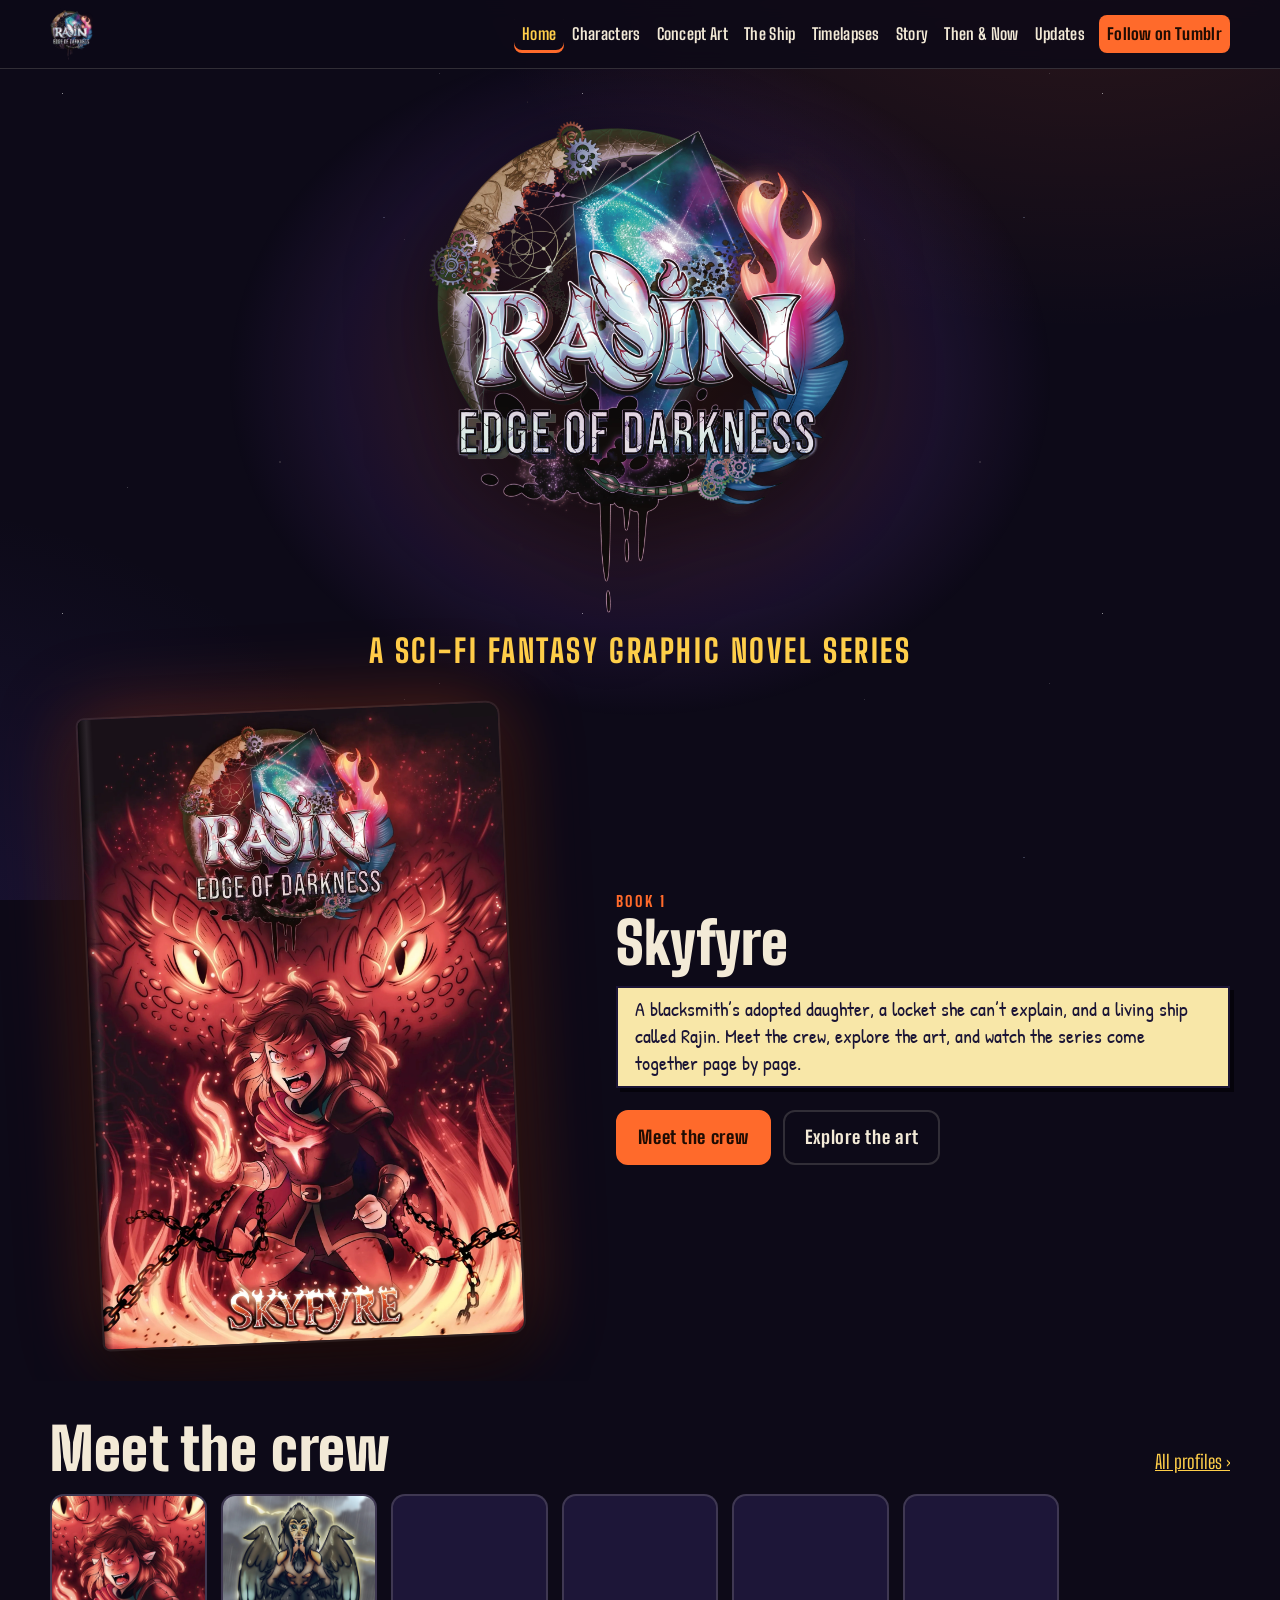
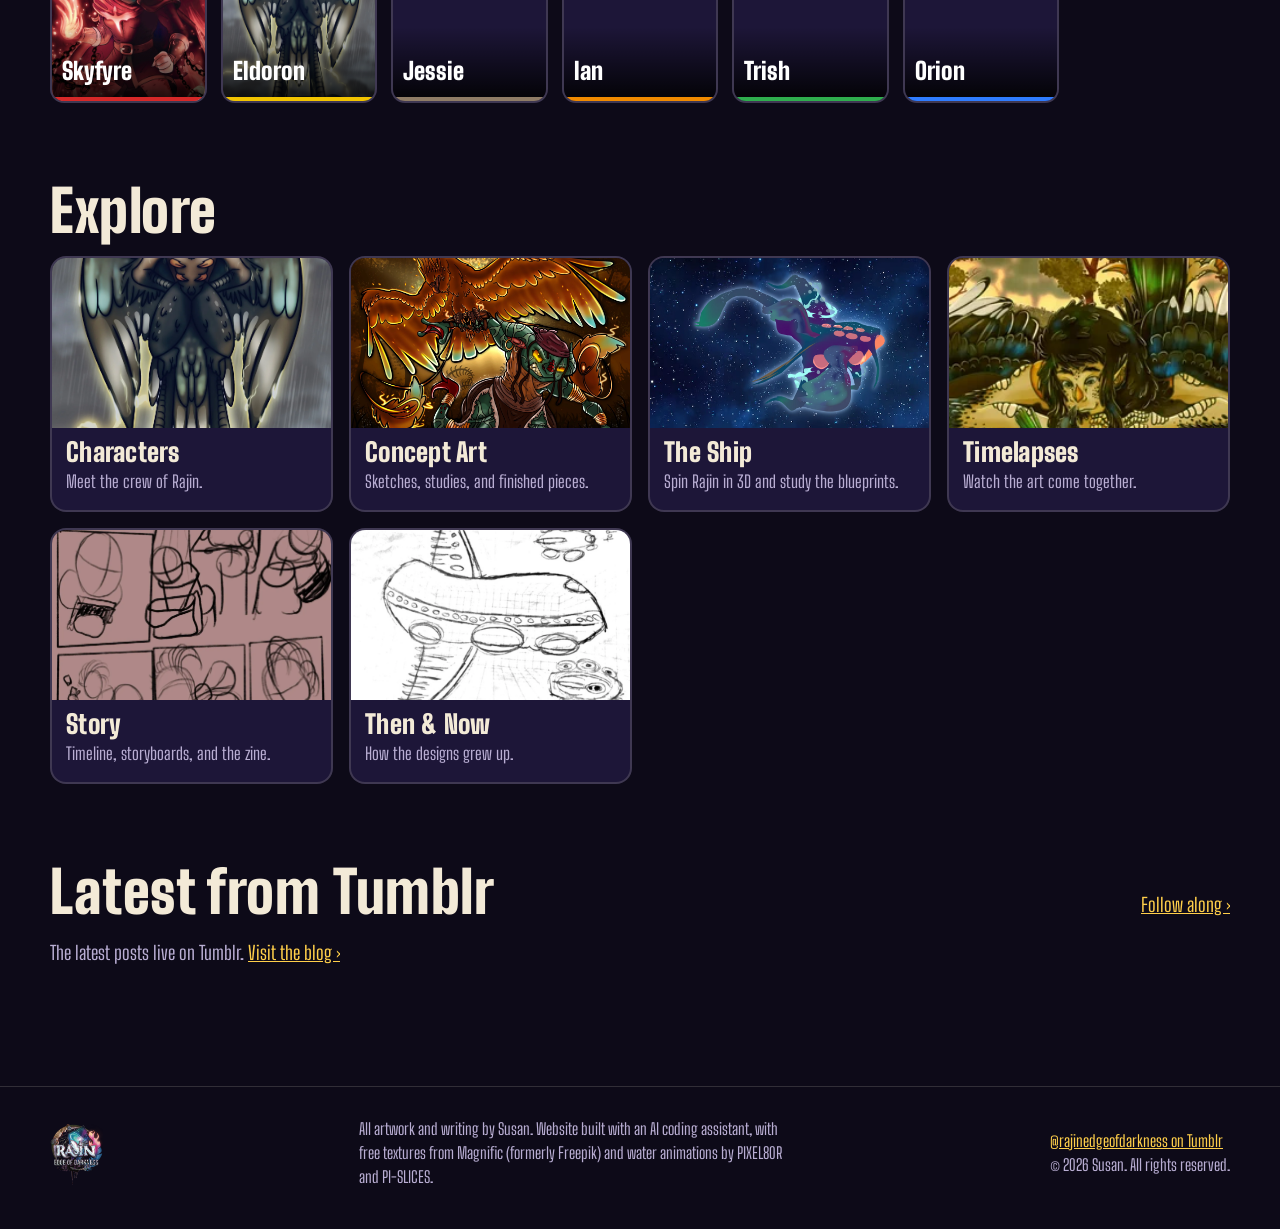
<file: index.html>
<!DOCTYPE html>
<html lang="en">
<head>
<meta charset="utf-8">
<meta name="viewport" content="width=device-width, initial-scale=1, viewport-fit=cover">
<title>Rajin: Edge of Darkness</title>
<meta name="description" content="Rajin: Edge of Darkness is a sci-fi fantasy graphic novel series by Susan. Meet the crew, explore the concept art, and follow the series as it comes together.">
<meta name="theme-color" content="#0d0a18">
<meta property="og:type" content="website">
<meta property="og:site_name" content="Rajin: Edge of Darkness">
<meta property="og:title" content="Rajin: Edge of Darkness">
<meta property="og:description" content="Rajin: Edge of Darkness is a sci-fi fantasy graphic novel series by Susan. Meet the crew, explore the concept art, and follow the series as it comes together.">
<meta property="og:image" content="assets/og-image.jpg">
<meta name="twitter:card" content="summary_large_image">
<link rel="icon" type="image/png" href="assets/favicon.png">
<link rel="apple-touch-icon" href="assets/apple-touch-icon.png">
<link rel="preconnect" href="https://fonts.googleapis.com">
<link rel="preconnect" href="https://fonts.gstatic.com" crossorigin>
<link rel="stylesheet" href="https://fonts.googleapis.com/css2?family=Big+Shoulders+Display:wght@600;800;900&family=Big+Shoulders+Text:wght@400;600;700;800&family=Patrick+Hand&display=swap">
<link rel="stylesheet" href="style.css">
</head>
<body data-page="home">
<a class="skip" href="#main">Skip to the content</a>
<header class="site-head">
  <div class="wrap head-in">
    <a class="brand" href="index.html" aria-label="Rajin: Edge of Darkness, home">
      <img src="assets/logo-small.webp" alt="" width="414" height="500">
      <span>Rajin</span>
    </a>
    <button class="menu-btn" type="button" aria-expanded="false" aria-controls="site-nav">Menu</button>
    <nav class="nav" id="site-nav" aria-label="Main">
      <a href="index.html" aria-current="page">Home</a>
      <a href="characters.html">Characters</a>
      <a href="art.html">Concept Art</a>
      <a href="ship.html">The Ship</a>
      <a href="timelapses.html">Timelapses</a>
      <a href="story.html">Story</a>
      <a href="then-and-now.html">Then &amp; Now</a>
      <a href="updates.html">Updates</a>
      <a class="tumblr-btn" data-tumblr href="https://rajinedgeofdarkness.tumblr.com" target="_blank" rel="noopener">Follow on Tumblr</a>
    </nav>
  </div>
</header>
<main id="main">
  <section class="hero">
    <div class="wrap">
      <h1><img class="hero-logo" src="assets/logo.webp" alt="Rajin: Edge of Darkness" width="1489" height="1800" fetchpriority="high"></h1>
      <p class="tag">A sci-fi fantasy graphic novel series</p>
      <div class="book">
        <a class="book-cover" href="characters.html#skyfyre" aria-label="Book 1 cover, meet Skyfyre"><img src="assets/cover.webp" alt="Book 1 cover art: Skyfyre in flames, with a dragon behind her" width="1466" height="2200"></a>
        <div class="book-copy">
          <span class="kicker">Book 1</span>
          <h2>Skyfyre</h2>
          <p class="caption">A blacksmith&rsquo;s adopted daughter, a locket she can&rsquo;t explain, and a living ship called Rajin. Meet the crew, explore the art, and watch the series come together page by page.</p>
          <div class="btns">
            <a class="btn" href="characters.html">Meet the crew</a>
            <a class="btn ghost" href="art.html">Explore the art</a>
          </div>
        </div>
      </div>
    </div>
  </section>
  <section class="section">
    <div class="wrap">
      <div class="section-head"><h2>Meet the crew</h2><a href="characters.html">All profiles &rsaquo;</a></div>
      <div class="crew" id="crew"></div>
    </div>
  </section>
  <section class="section">
    <div class="wrap">
      <div class="section-head"><h2>Explore</h2></div>
      <div class="explore">
      <a class="card" href="characters.html"><img src="assets/character-eldoron.webp" alt="" loading="lazy"><div><h3>Characters</h3><p>Meet the crew of Rajin.</p></div></a>
      <a class="card" href="art.html"><img src="assets/art-01.webp" alt="" loading="lazy"><div><h3>Concept Art</h3><p>Sketches, studies, and finished pieces.</p></div></a>
      <a class="card" href="ship.html"><img src="assets/ship-view-side.webp" alt="" loading="lazy"><div><h3>The Ship</h3><p>Spin Rajin in 3D and study the blueprints.</p></div></a>
      <a class="card" href="timelapses.html"><img src="assets/timelapse-eldoron-nest-thumb.webp" alt="" loading="lazy"><div><h3>Timelapses</h3><p>Watch the art come together.</p></div></a>
      <a class="card" href="story.html"><img src="assets/storyboard-01.webp" alt="" loading="lazy"><div><h3>Story</h3><p>Timeline, storyboards, and the zine.</p></div></a>
      <a class="card" href="then-and-now.html"><img src="assets/evolution-ship-1.webp" alt="" loading="lazy"><div><h3>Then &amp; Now</h3><p>How the designs grew up.</p></div></a>
      </div>
    </div>
  </section>
  <section class="section">
    <div class="wrap">
      <div class="section-head"><h2>Latest from Tumblr</h2><a data-tumblr href="https://rajinedgeofdarkness.tumblr.com" target="_blank" rel="noopener">Follow along &rsaquo;</a></div>
      <div id="feed"></div>
    </div>
  </section>
</main>
<footer class="site-foot">
  <div class="wrap foot-in">
    <img src="assets/logo-small.webp" alt="" width="414" height="500" loading="lazy">
    <p data-credit style="max-width:62ch;margin:0">All artwork and writing by Susan. Website built with an AI coding assistant, with free textures from Magnific (formerly Freepik) and water animations by PIXEL80R and PI-SLICES.</p>
    <p style="margin:0"><a data-tumblr href="https://rajinedgeofdarkness.tumblr.com" target="_blank" rel="noopener">@rajinedgeofdarkness on Tumblr</a><br>&copy; 2026 Susan. All rights reserved.</p>
  </div>
</footer>
<script src="content.js"></script>
<script src="site.js"></script>
</body>
</html>
</file>
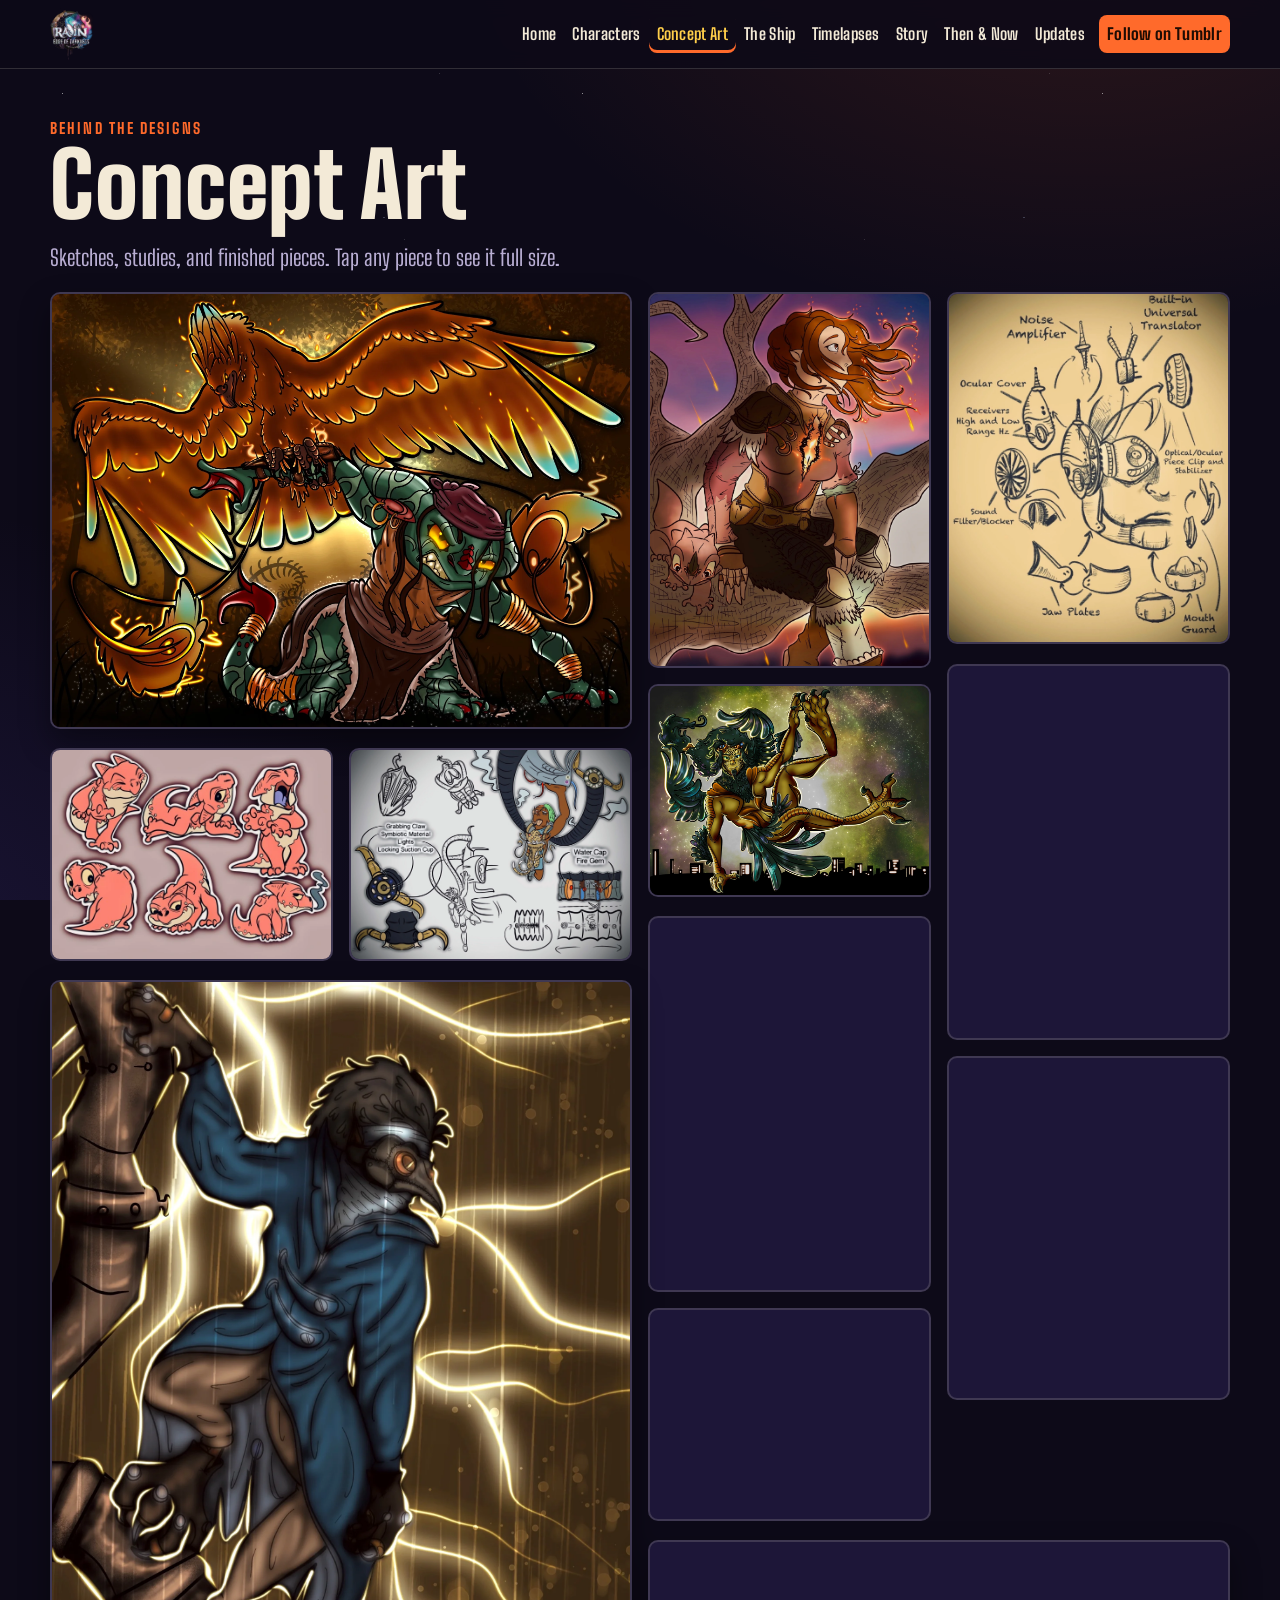
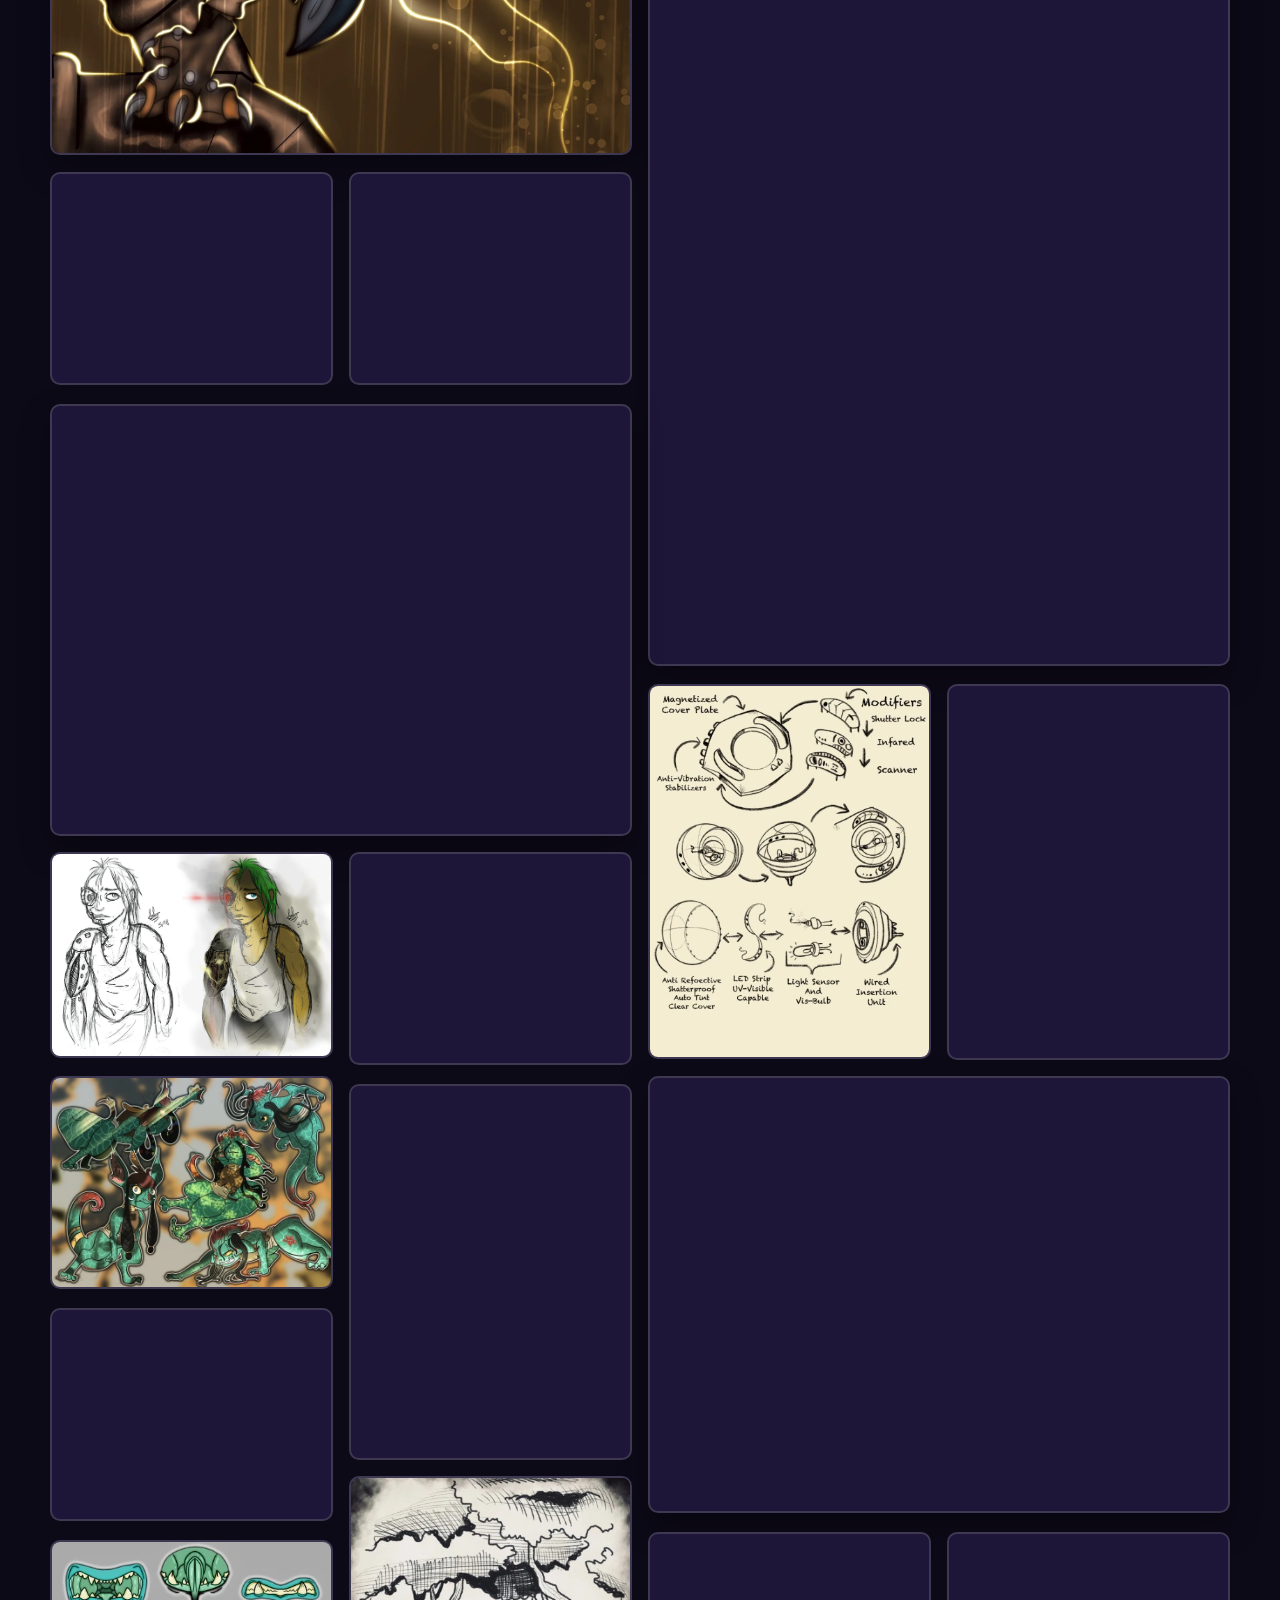
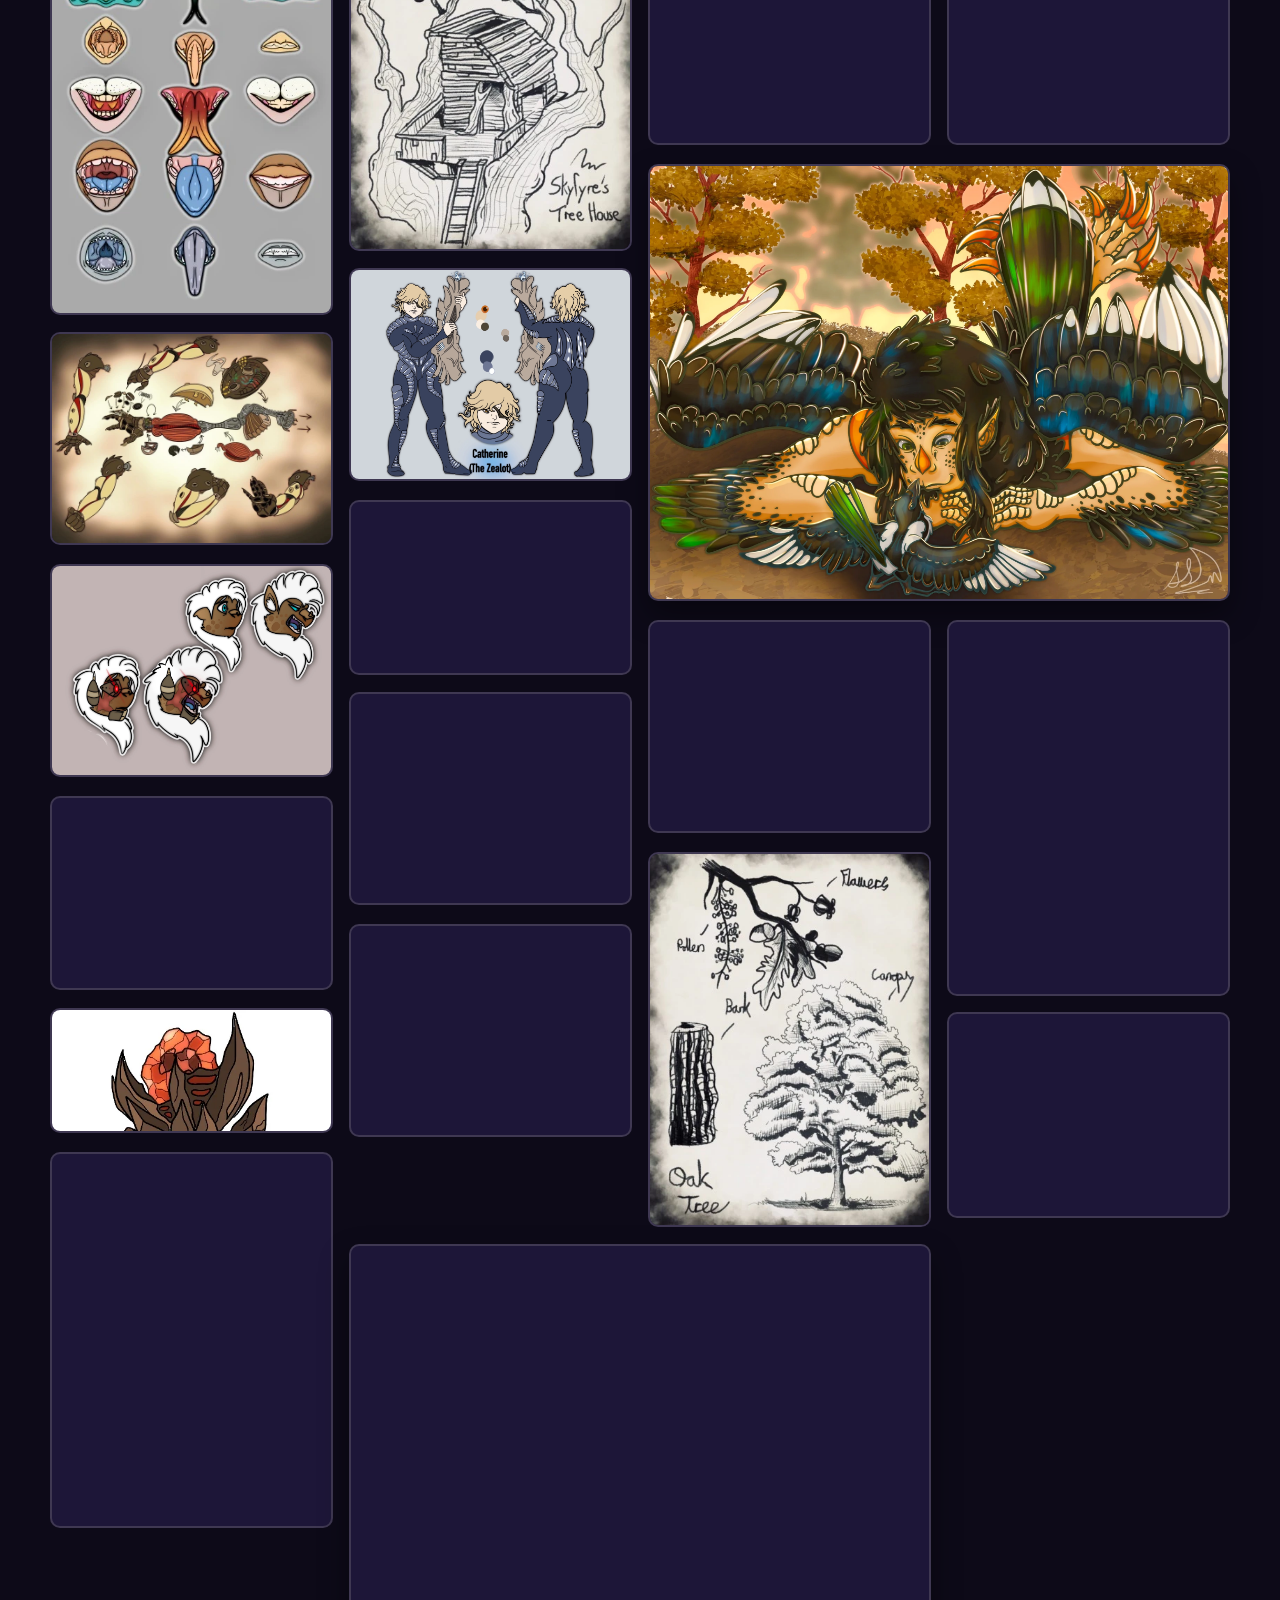
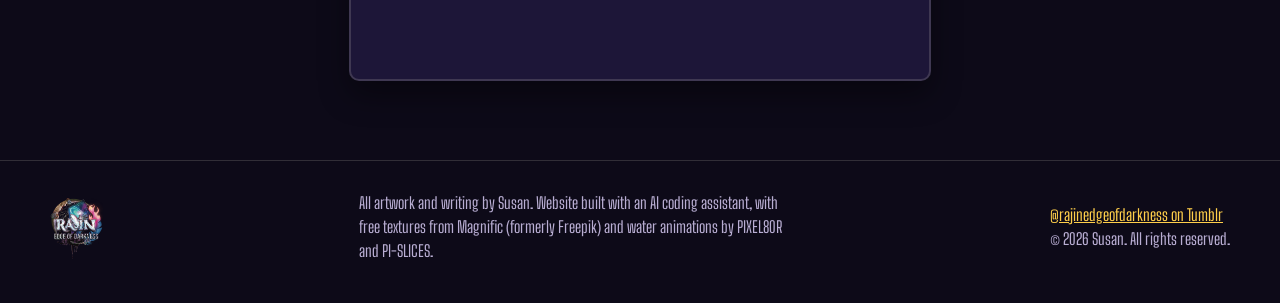
<file: art.html>
<!DOCTYPE html>
<html lang="en">
<head>
<meta charset="utf-8">
<meta name="viewport" content="width=device-width, initial-scale=1, viewport-fit=cover">
<title>Concept Art | Rajin: Edge of Darkness</title>
<meta name="description" content="Concept art from Rajin: Edge of Darkness, from character designs and gadget studies to finished illustrations.">
<meta name="theme-color" content="#0d0a18">
<meta property="og:type" content="website">
<meta property="og:site_name" content="Rajin: Edge of Darkness">
<meta property="og:title" content="Concept Art | Rajin: Edge of Darkness">
<meta property="og:description" content="Concept art from Rajin: Edge of Darkness, from character designs and gadget studies to finished illustrations.">
<meta property="og:image" content="assets/og-image.jpg">
<meta name="twitter:card" content="summary_large_image">
<link rel="icon" type="image/png" href="assets/favicon.png">
<link rel="apple-touch-icon" href="assets/apple-touch-icon.png">
<link rel="preconnect" href="https://fonts.googleapis.com">
<link rel="preconnect" href="https://fonts.gstatic.com" crossorigin>
<link rel="stylesheet" href="https://fonts.googleapis.com/css2?family=Big+Shoulders+Display:wght@600;800;900&family=Big+Shoulders+Text:wght@400;600;700;800&family=Patrick+Hand&display=swap">
<link rel="stylesheet" href="style.css">
</head>
<body data-page="art">
<a class="skip" href="#main">Skip to the content</a>
<header class="site-head">
  <div class="wrap head-in">
    <a class="brand" href="index.html" aria-label="Rajin: Edge of Darkness, home">
      <img src="assets/logo-small.webp" alt="" width="414" height="500">
      <span>Rajin</span>
    </a>
    <button class="menu-btn" type="button" aria-expanded="false" aria-controls="site-nav">Menu</button>
    <nav class="nav" id="site-nav" aria-label="Main">
      <a href="index.html">Home</a>
      <a href="characters.html">Characters</a>
      <a href="art.html" aria-current="page">Concept Art</a>
      <a href="ship.html">The Ship</a>
      <a href="timelapses.html">Timelapses</a>
      <a href="story.html">Story</a>
      <a href="then-and-now.html">Then &amp; Now</a>
      <a href="updates.html">Updates</a>
      <a class="tumblr-btn" data-tumblr href="https://rajinedgeofdarkness.tumblr.com" target="_blank" rel="noopener">Follow on Tumblr</a>
    </nav>
  </div>
</header>
<main id="main">
  <div class="wrap page-head">
    <span class="kicker">Behind the designs</span>
    <h1>Concept Art</h1>
    <p class="lede">Sketches, studies, and finished pieces. Tap any piece to see it full size.</p>
  </div>
  <div class="wrap"><div class="art-grid" id="art-grid"></div></div>
</main>
<footer class="site-foot">
  <div class="wrap foot-in">
    <img src="assets/logo-small.webp" alt="" width="414" height="500" loading="lazy">
    <p data-credit style="max-width:62ch;margin:0">All artwork and writing by Susan. Website built with an AI coding assistant, with free textures from Magnific (formerly Freepik) and water animations by PIXEL80R and PI-SLICES.</p>
    <p style="margin:0"><a data-tumblr href="https://rajinedgeofdarkness.tumblr.com" target="_blank" rel="noopener">@rajinedgeofdarkness on Tumblr</a><br>&copy; 2026 Susan. All rights reserved.</p>
  </div>
</footer>
<script src="content.js"></script>
<script src="site.js"></script>
</body>
</html>
</file>
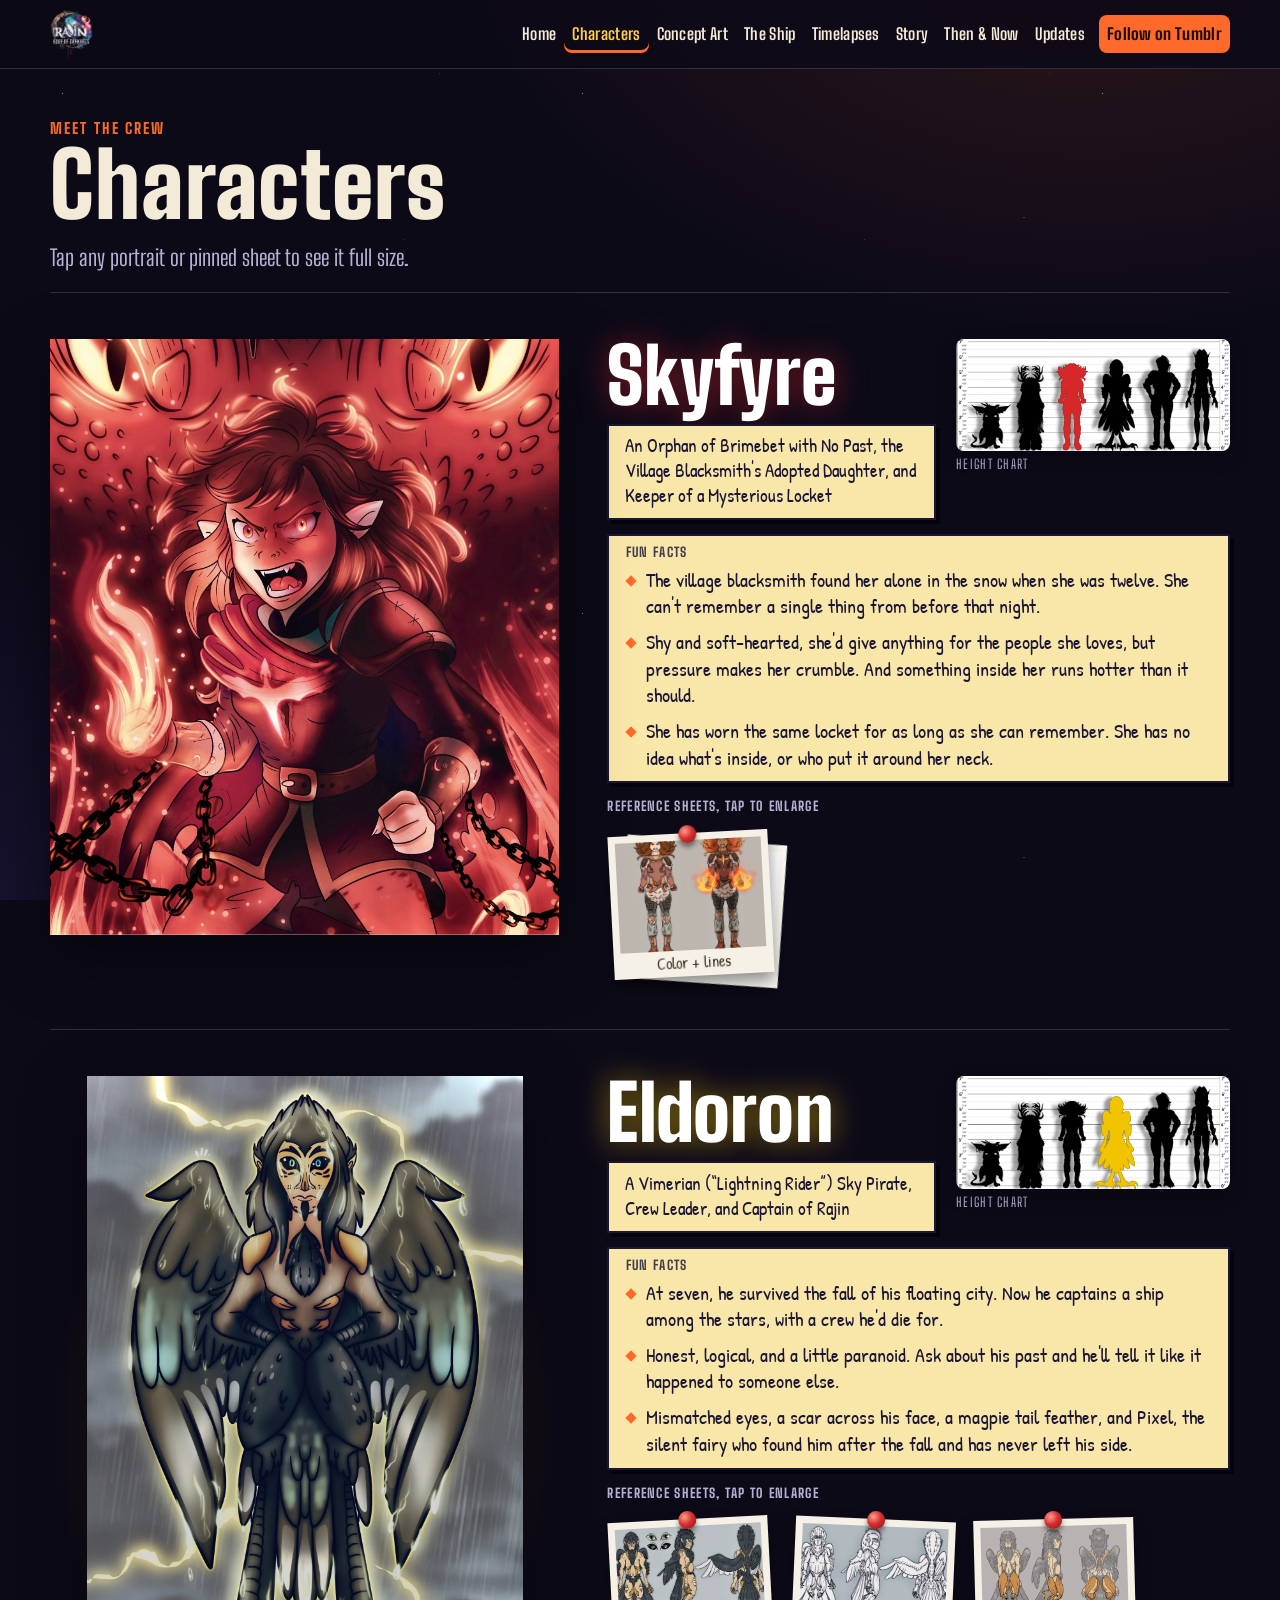
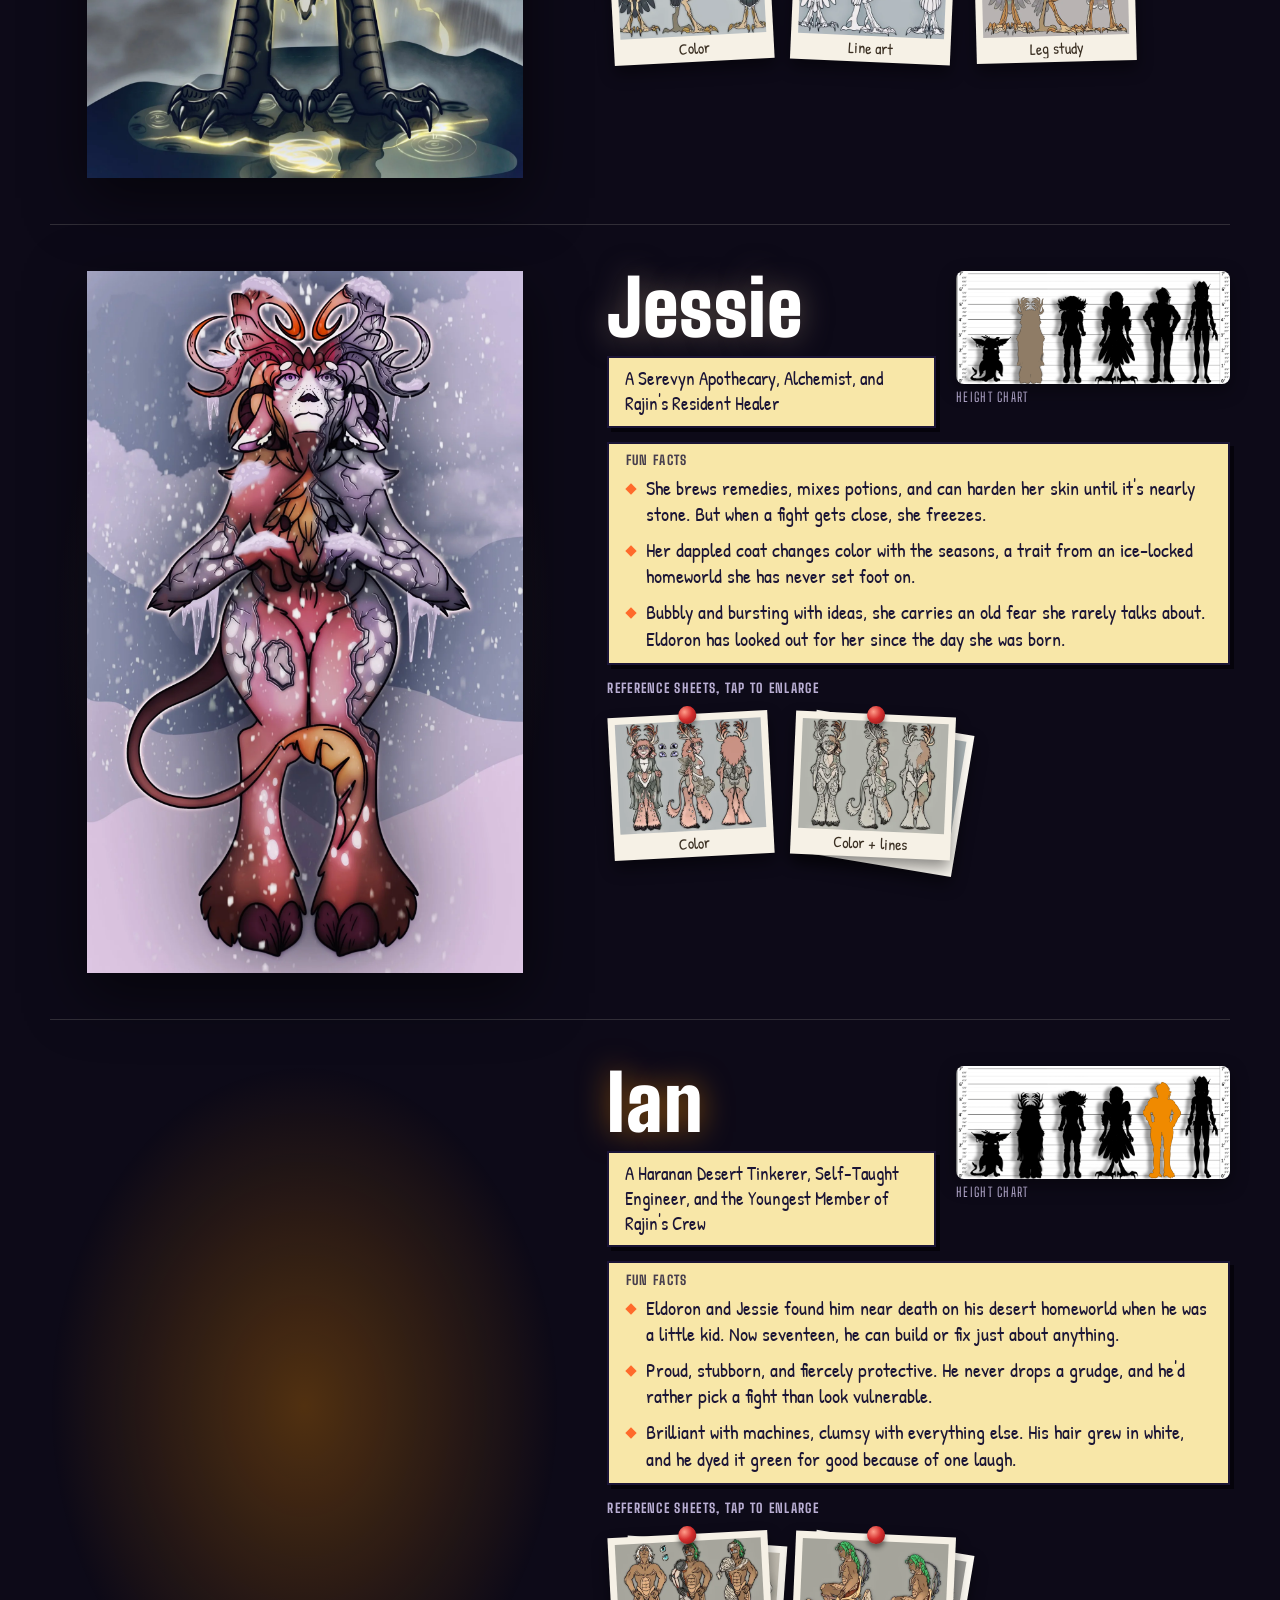
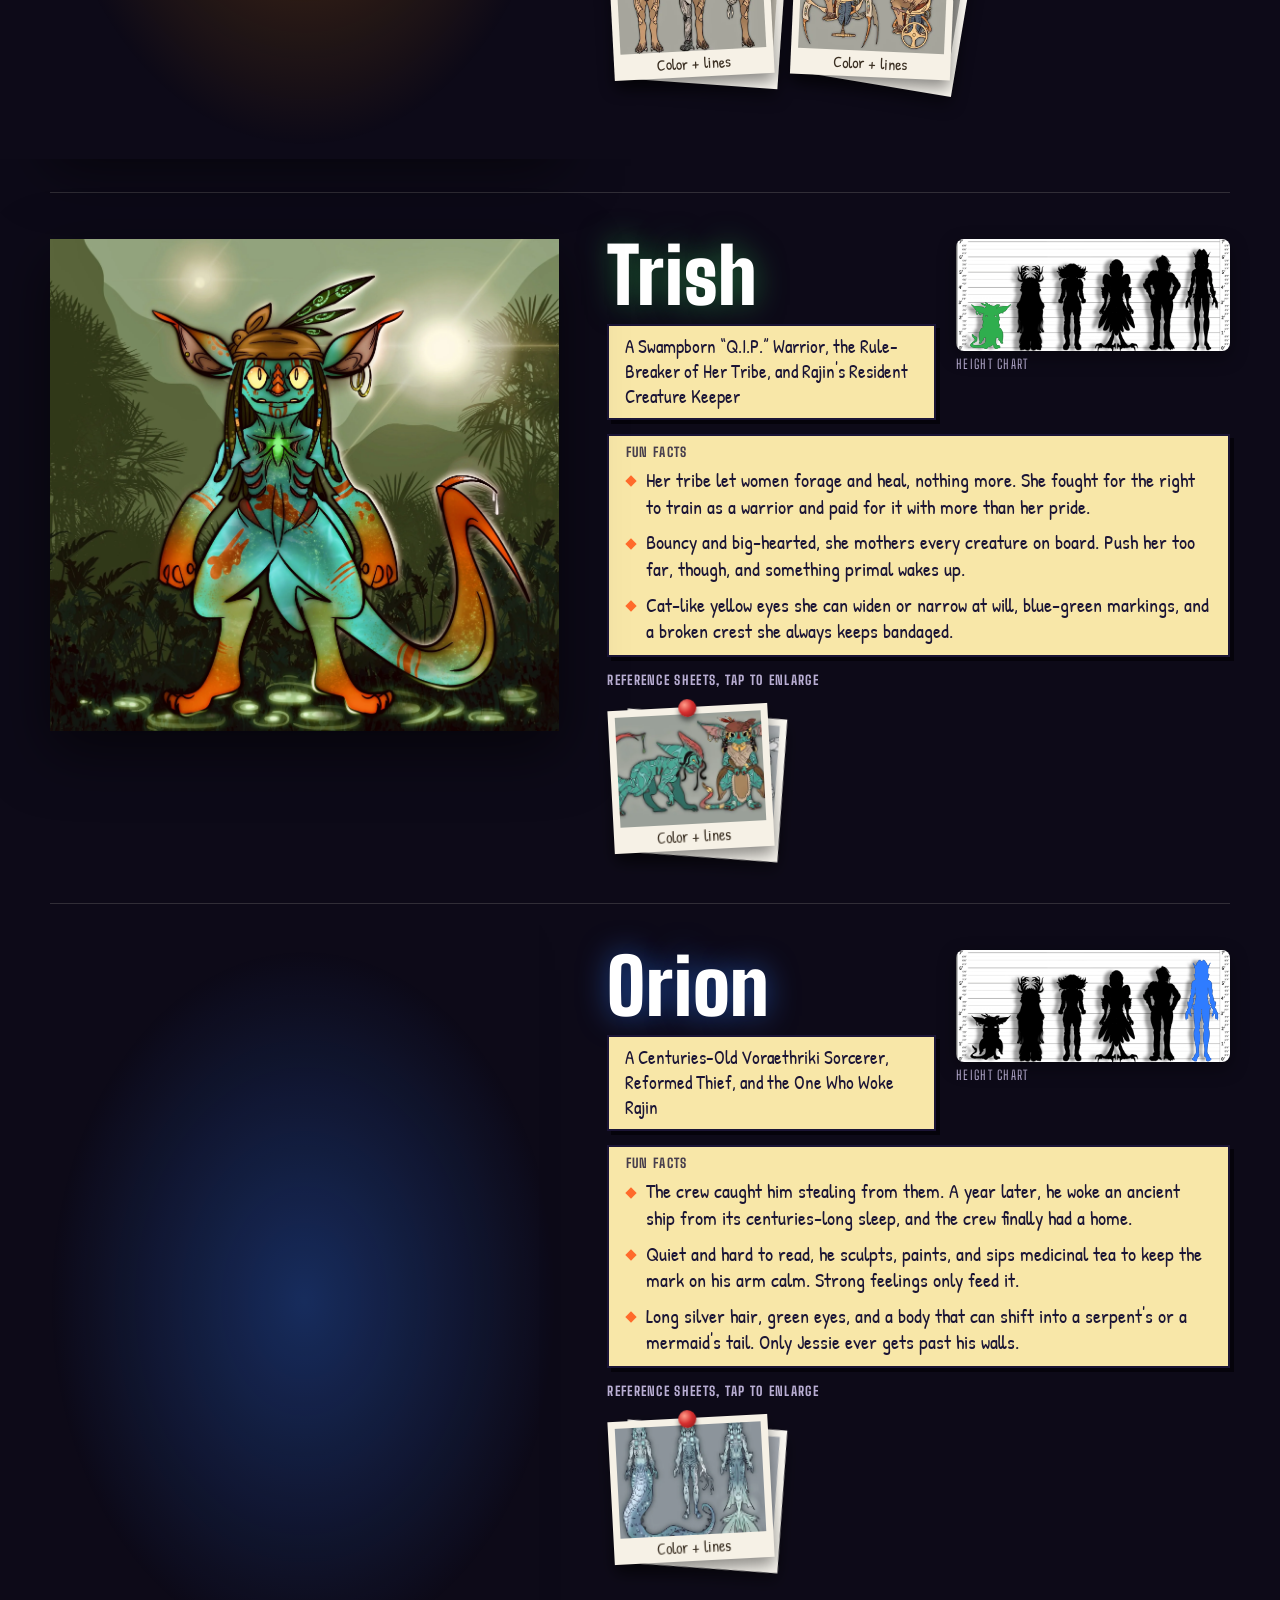
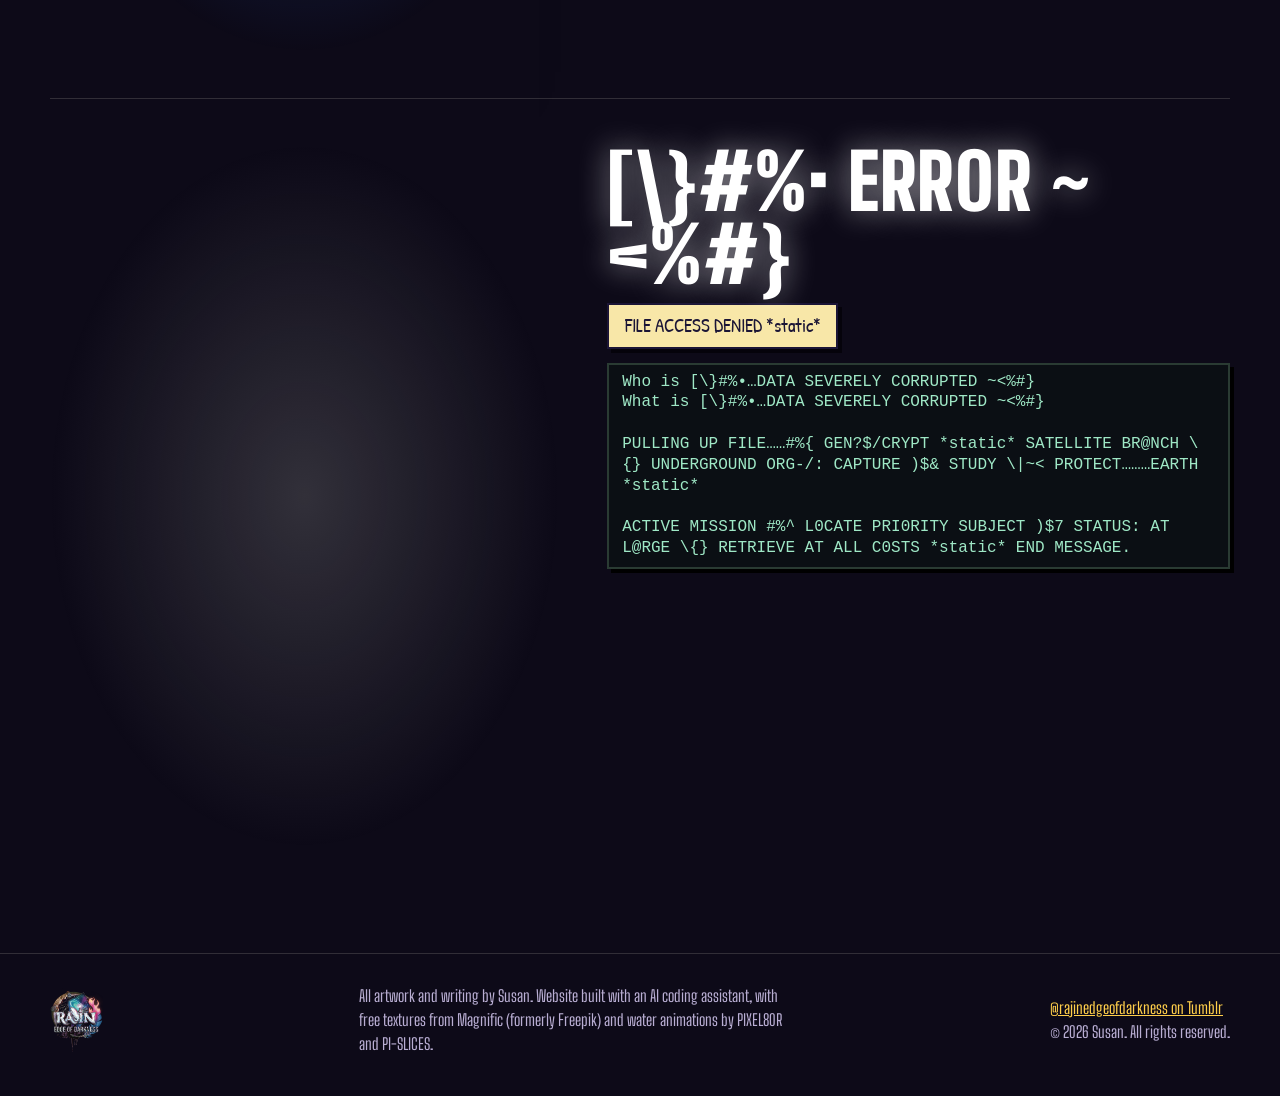
<file: characters.html>
<!DOCTYPE html>
<html lang="en">
<head>
<meta charset="utf-8">
<meta name="viewport" content="width=device-width, initial-scale=1, viewport-fit=cover">
<title>Characters | Rajin: Edge of Darkness</title>
<meta name="description" content="Meet the crew of Rajin: Skyfyre, Eldoron, Ian, Trish, Jessie, and Orion. Profiles, fun facts, a height chart, and reference sheets.">
<meta name="theme-color" content="#0d0a18">
<meta property="og:type" content="website">
<meta property="og:site_name" content="Rajin: Edge of Darkness">
<meta property="og:title" content="Characters | Rajin: Edge of Darkness">
<meta property="og:description" content="Meet the crew of Rajin: Skyfyre, Eldoron, Ian, Trish, Jessie, and Orion. Profiles, fun facts, a height chart, and reference sheets.">
<meta property="og:image" content="assets/og-image.jpg">
<meta name="twitter:card" content="summary_large_image">
<link rel="icon" type="image/png" href="assets/favicon.png">
<link rel="apple-touch-icon" href="assets/apple-touch-icon.png">
<link rel="preconnect" href="https://fonts.googleapis.com">
<link rel="preconnect" href="https://fonts.gstatic.com" crossorigin>
<link rel="stylesheet" href="https://fonts.googleapis.com/css2?family=Big+Shoulders+Display:wght@600;800;900&family=Big+Shoulders+Text:wght@400;600;700;800&family=Patrick+Hand&display=swap">
<link rel="stylesheet" href="style.css">
</head>
<body data-page="characters">
<a class="skip" href="#main">Skip to the content</a>
<header class="site-head">
  <div class="wrap head-in">
    <a class="brand" href="index.html" aria-label="Rajin: Edge of Darkness, home">
      <img src="assets/logo-small.webp" alt="" width="414" height="500">
      <span>Rajin</span>
    </a>
    <button class="menu-btn" type="button" aria-expanded="false" aria-controls="site-nav">Menu</button>
    <nav class="nav" id="site-nav" aria-label="Main">
      <a href="index.html">Home</a>
      <a href="characters.html" aria-current="page">Characters</a>
      <a href="art.html">Concept Art</a>
      <a href="ship.html">The Ship</a>
      <a href="timelapses.html">Timelapses</a>
      <a href="story.html">Story</a>
      <a href="then-and-now.html">Then &amp; Now</a>
      <a href="updates.html">Updates</a>
      <a class="tumblr-btn" data-tumblr href="https://rajinedgeofdarkness.tumblr.com" target="_blank" rel="noopener">Follow on Tumblr</a>
    </nav>
  </div>
</header>
<main id="main">
  <div class="wrap page-head">
    <span class="kicker">Meet the crew</span>
    <h1>Characters</h1>
    <p class="lede">Tap any portrait or pinned sheet to see it full size.</p>
  </div>
  <div class="wrap" id="characters"></div>
</main>
<footer class="site-foot">
  <div class="wrap foot-in">
    <img src="assets/logo-small.webp" alt="" width="414" height="500" loading="lazy">
    <p data-credit style="max-width:62ch;margin:0">All artwork and writing by Susan. Website built with an AI coding assistant, with free textures from Magnific (formerly Freepik) and water animations by PIXEL80R and PI-SLICES.</p>
    <p style="margin:0"><a data-tumblr href="https://rajinedgeofdarkness.tumblr.com" target="_blank" rel="noopener">@rajinedgeofdarkness on Tumblr</a><br>&copy; 2026 Susan. All rights reserved.</p>
  </div>
</footer>
<script src="content.js"></script>
<script src="site.js"></script>
</body>
</html>
</file>
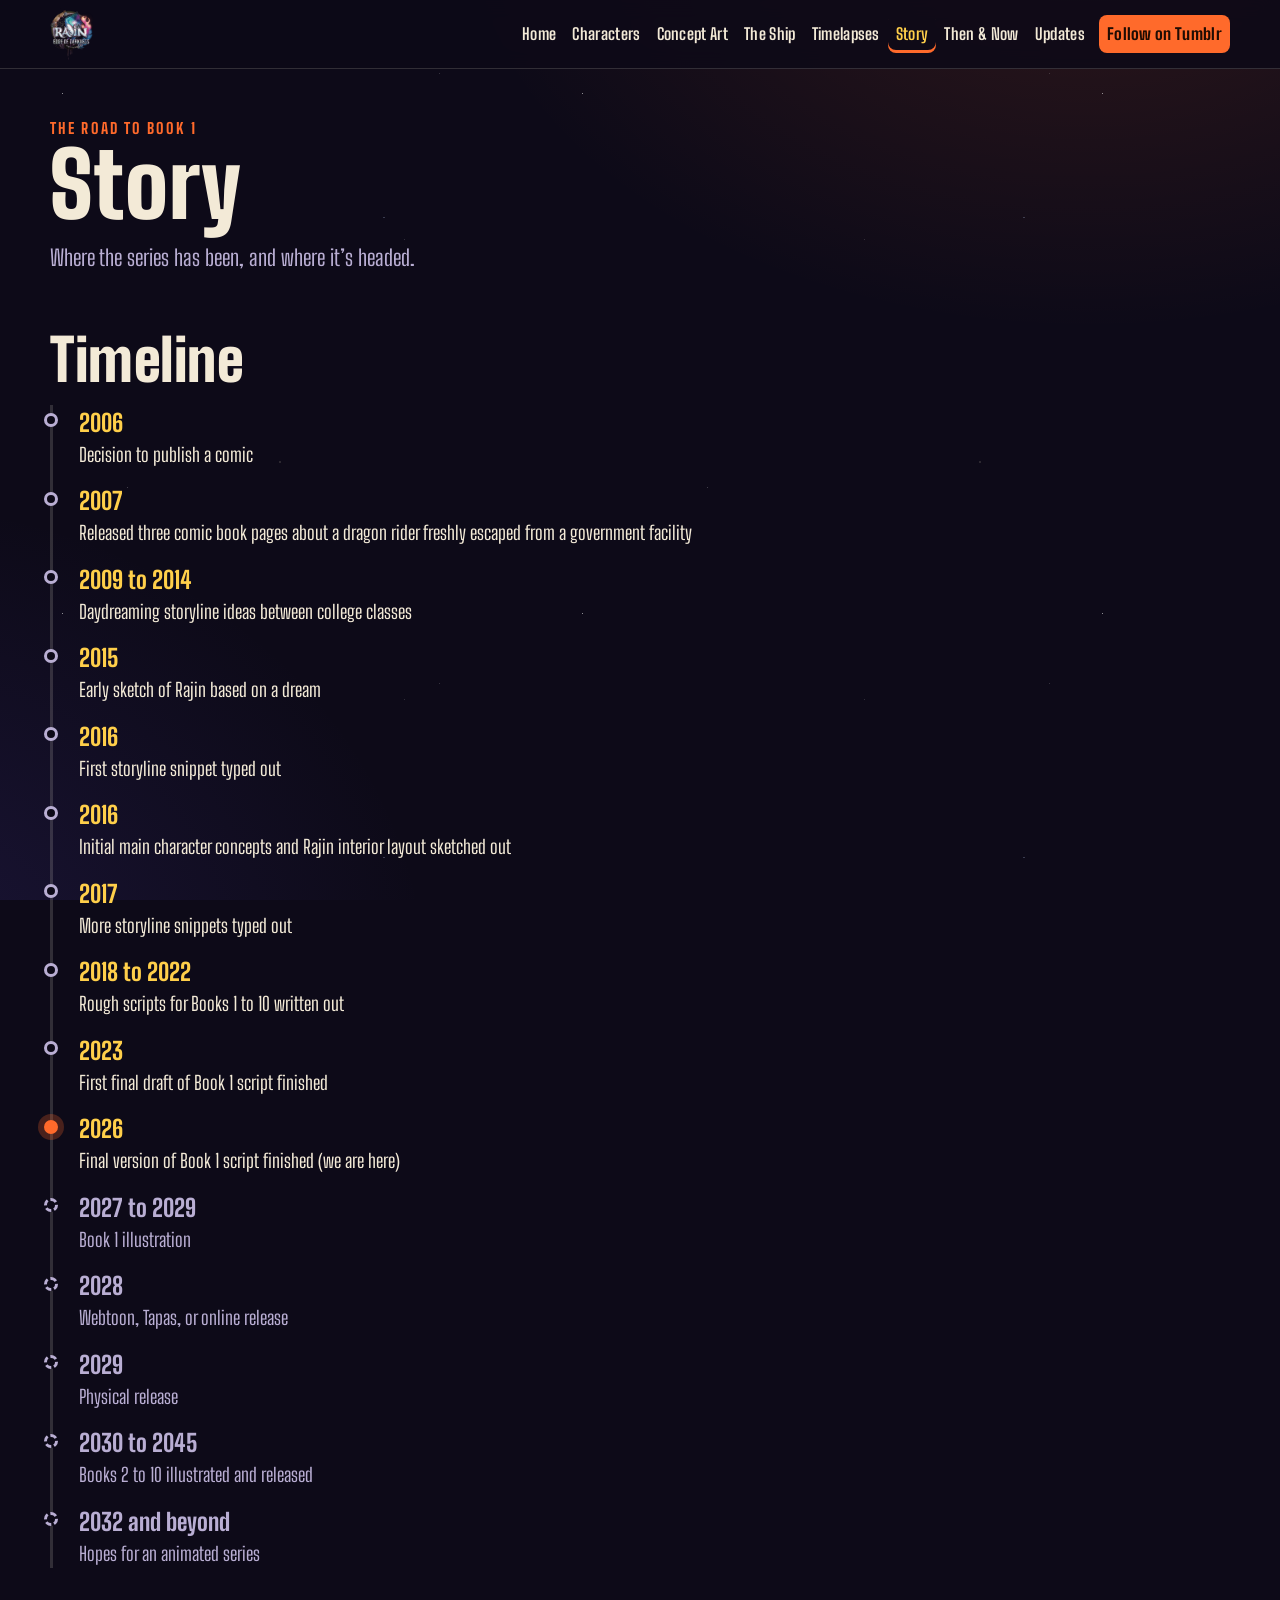
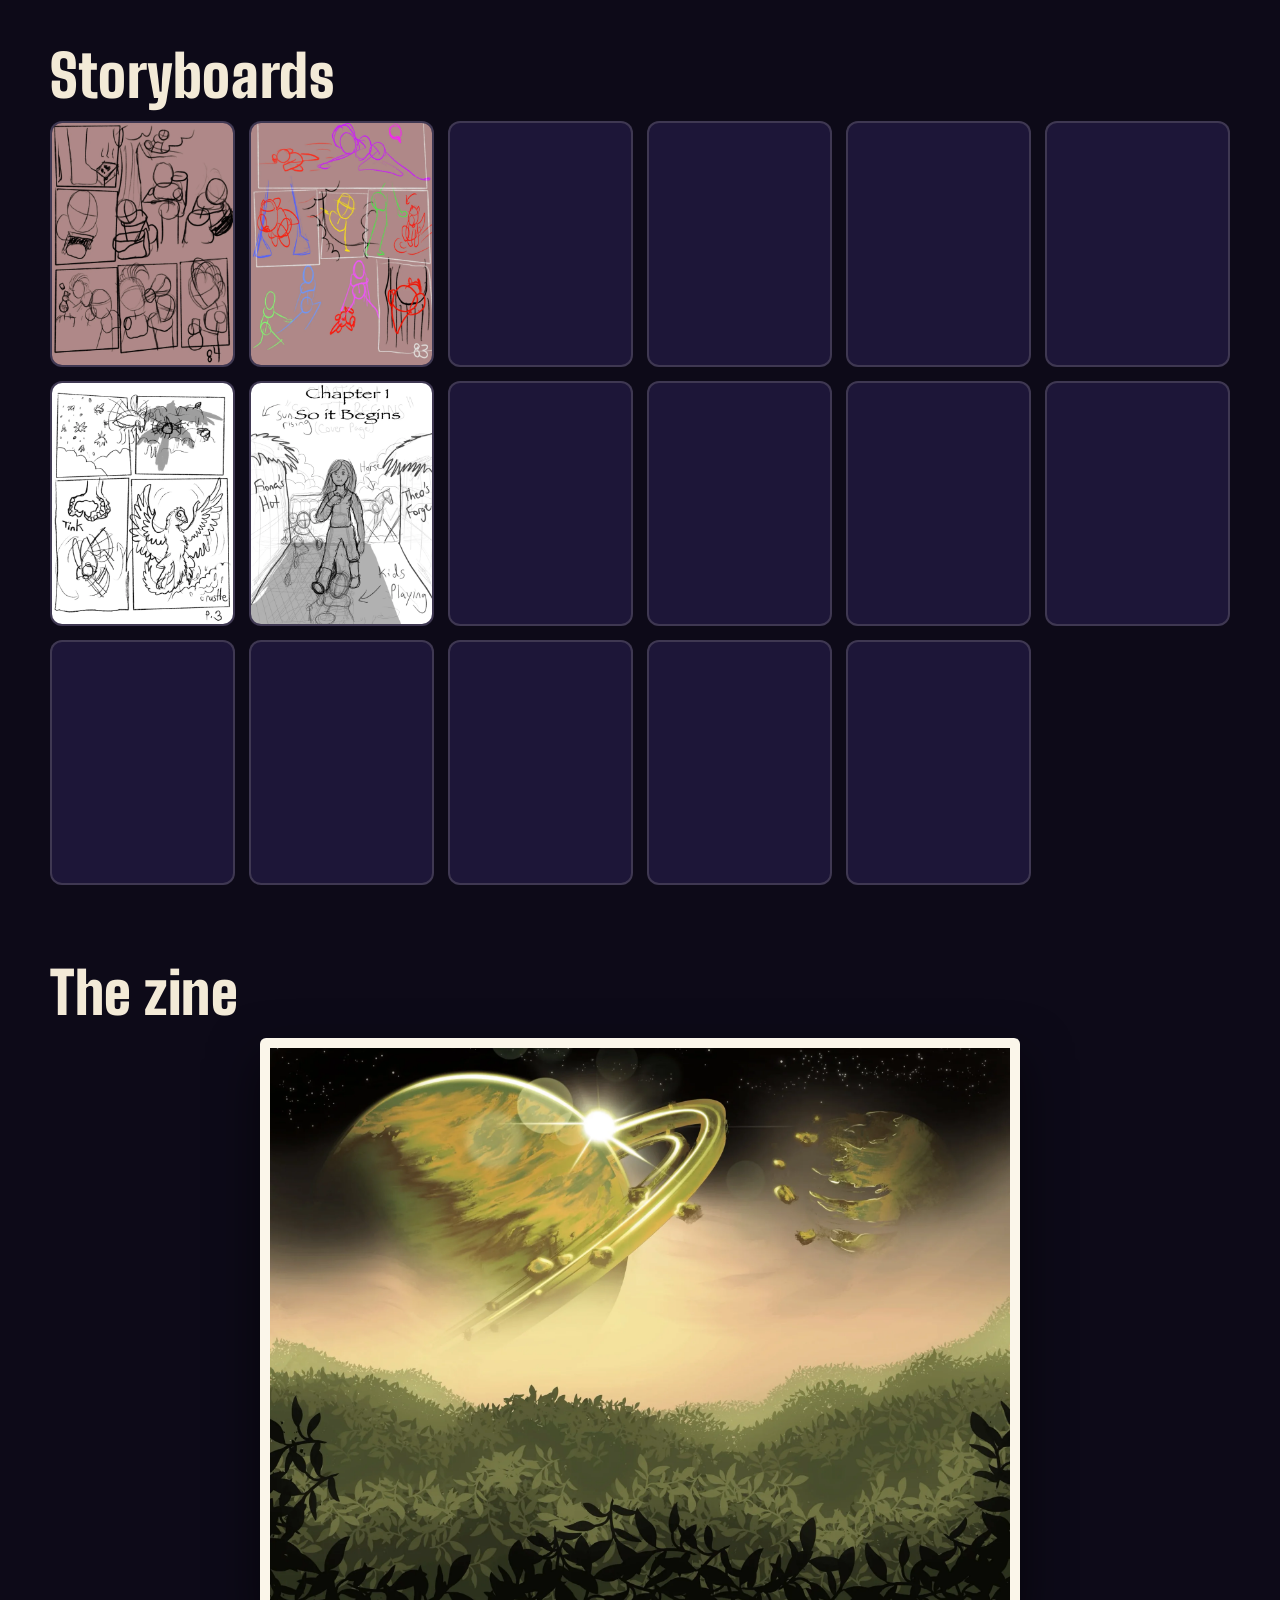
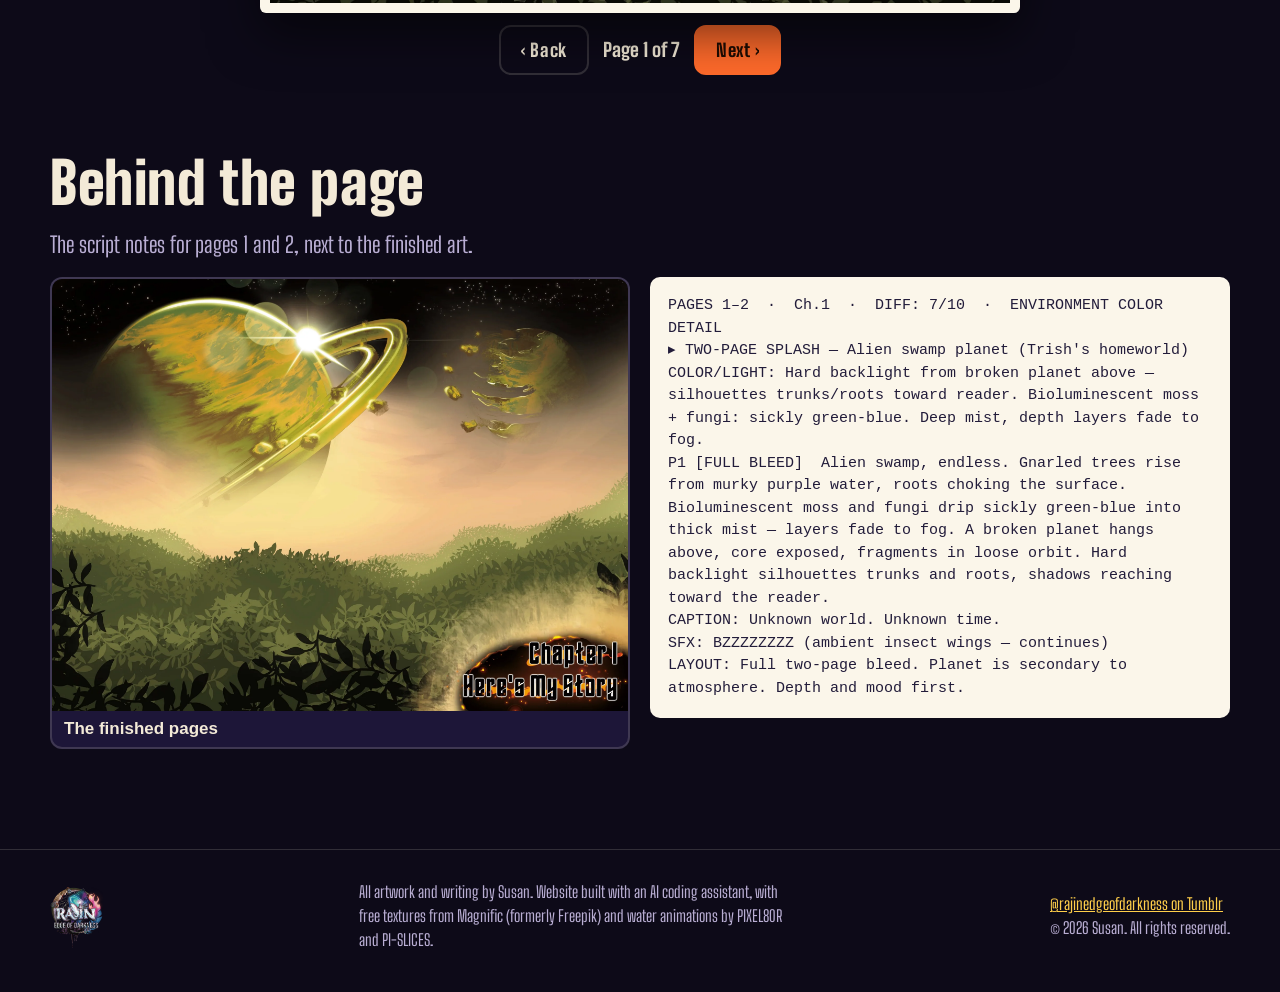
<file: story.html>
<!DOCTYPE html>
<html lang="en">
<head>
<meta charset="utf-8">
<meta name="viewport" content="width=device-width, initial-scale=1, viewport-fit=cover">
<title>Story | Rajin: Edge of Darkness</title>
<meta name="description" content="The road to Rajin: Edge of Darkness, from a 2006 idea to Book 1. The timeline, storyboards, the zine, and a look behind the page.">
<meta name="theme-color" content="#0d0a18">
<meta property="og:type" content="website">
<meta property="og:site_name" content="Rajin: Edge of Darkness">
<meta property="og:title" content="Story | Rajin: Edge of Darkness">
<meta property="og:description" content="The road to Rajin: Edge of Darkness, from a 2006 idea to Book 1. The timeline, storyboards, the zine, and a look behind the page.">
<meta property="og:image" content="assets/og-image.jpg">
<meta name="twitter:card" content="summary_large_image">
<link rel="icon" type="image/png" href="assets/favicon.png">
<link rel="apple-touch-icon" href="assets/apple-touch-icon.png">
<link rel="preconnect" href="https://fonts.googleapis.com">
<link rel="preconnect" href="https://fonts.gstatic.com" crossorigin>
<link rel="stylesheet" href="https://fonts.googleapis.com/css2?family=Big+Shoulders+Display:wght@600;800;900&family=Big+Shoulders+Text:wght@400;600;700;800&family=Patrick+Hand&display=swap">
<link rel="stylesheet" href="style.css">
</head>
<body data-page="story">
<a class="skip" href="#main">Skip to the content</a>
<header class="site-head">
  <div class="wrap head-in">
    <a class="brand" href="index.html" aria-label="Rajin: Edge of Darkness, home">
      <img src="assets/logo-small.webp" alt="" width="414" height="500">
      <span>Rajin</span>
    </a>
    <button class="menu-btn" type="button" aria-expanded="false" aria-controls="site-nav">Menu</button>
    <nav class="nav" id="site-nav" aria-label="Main">
      <a href="index.html">Home</a>
      <a href="characters.html">Characters</a>
      <a href="art.html">Concept Art</a>
      <a href="ship.html">The Ship</a>
      <a href="timelapses.html">Timelapses</a>
      <a href="story.html" aria-current="page">Story</a>
      <a href="then-and-now.html">Then &amp; Now</a>
      <a href="updates.html">Updates</a>
      <a class="tumblr-btn" data-tumblr href="https://rajinedgeofdarkness.tumblr.com" target="_blank" rel="noopener">Follow on Tumblr</a>
    </nav>
  </div>
</header>
<main id="main">
  <div class="wrap page-head">
    <span class="kicker">The road to Book 1</span>
    <h1>Story</h1>
    <p class="lede">Where the series has been, and where it&rsquo;s headed.</p>
  </div>
  <section class="section"><div class="wrap"><div class="section-head"><h2>Timeline</h2></div><ol class="timeline" id="timeline"></ol></div></section>
  <section class="section"><div class="wrap"><div class="section-head"><h2>Storyboards</h2></div><div class="grid" id="storyboards" style="--min:180px;--ar:3/4"></div></div></section>
  <section class="section">
    <div class="wrap">
      <div class="section-head"><h2>The zine</h2></div>
      <div class="zine">
        <div class="zine-page"><img id="zine-img" alt=""></div>
        <div class="zine-ctrl"><button class="btn ghost" id="zine-prev" type="button">&lsaquo; Back</button><span id="zine-num"></span><button class="btn" id="zine-next" type="button">Next &rsaquo;</button></div>
      </div>
    </div>
  </section>
  <section class="section"><div class="wrap"><div class="section-head"><h2>Behind the page</h2></div><p class="lede" style="margin:0 0 16px">The script notes for pages 1 and 2, next to the finished art.</p><div class="script-box" id="script-page"></div></div></section>
</main>
<footer class="site-foot">
  <div class="wrap foot-in">
    <img src="assets/logo-small.webp" alt="" width="414" height="500" loading="lazy">
    <p data-credit style="max-width:62ch;margin:0">All artwork and writing by Susan. Website built with an AI coding assistant, with free textures from Magnific (formerly Freepik) and water animations by PIXEL80R and PI-SLICES.</p>
    <p style="margin:0"><a data-tumblr href="https://rajinedgeofdarkness.tumblr.com" target="_blank" rel="noopener">@rajinedgeofdarkness on Tumblr</a><br>&copy; 2026 Susan. All rights reserved.</p>
  </div>
</footer>
<script src="content.js"></script>
<script src="site.js"></script>
</body>
</html>
</file>
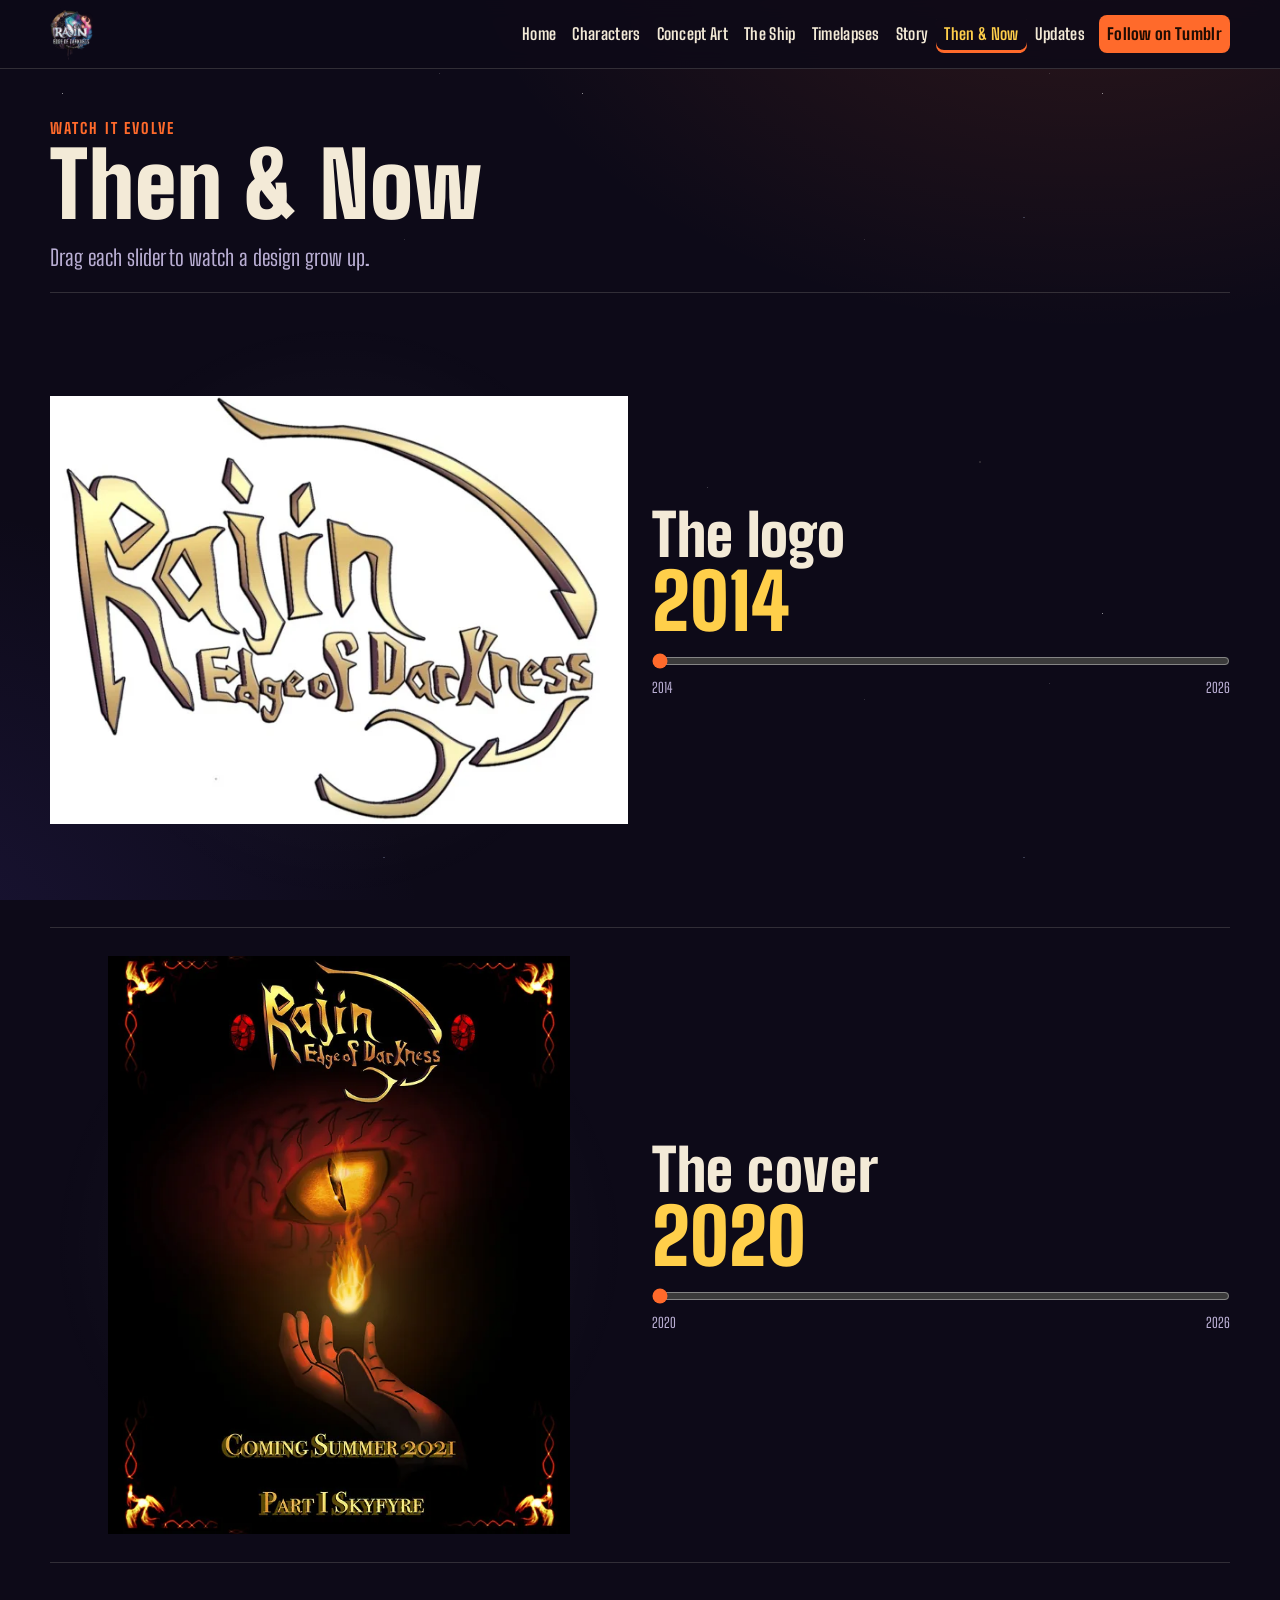
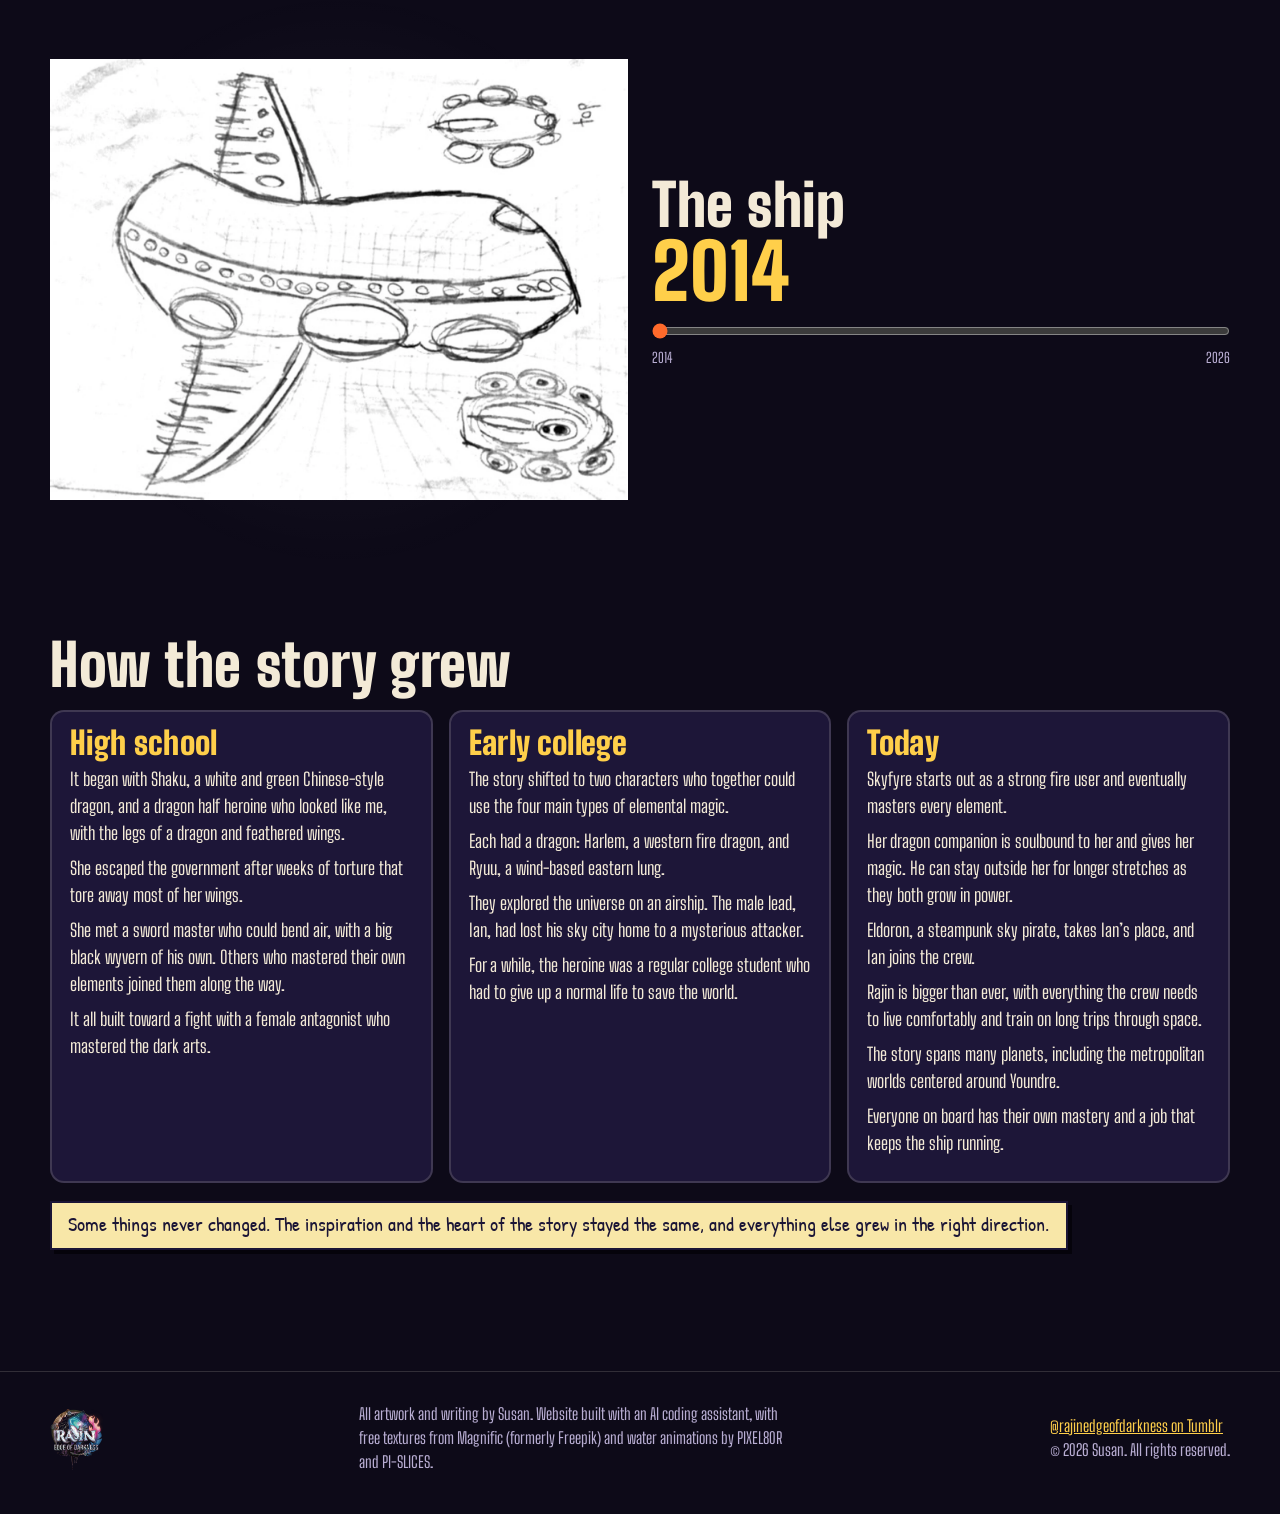
<file: then-and-now.html>
<!DOCTYPE html>
<html lang="en">
<head>
<meta charset="utf-8">
<meta name="viewport" content="width=device-width, initial-scale=1, viewport-fit=cover">
<title>Then &amp; Now | Rajin: Edge of Darkness</title>
<meta name="description" content="See how the Rajin: Edge of Darkness logo, cover, and ship evolved over the years, plus how the story itself grew.">
<meta name="theme-color" content="#0d0a18">
<meta property="og:type" content="website">
<meta property="og:site_name" content="Rajin: Edge of Darkness">
<meta property="og:title" content="Then &amp; Now | Rajin: Edge of Darkness">
<meta property="og:description" content="See how the Rajin: Edge of Darkness logo, cover, and ship evolved over the years, plus how the story itself grew.">
<meta property="og:image" content="assets/og-image.jpg">
<meta name="twitter:card" content="summary_large_image">
<link rel="icon" type="image/png" href="assets/favicon.png">
<link rel="apple-touch-icon" href="assets/apple-touch-icon.png">
<link rel="preconnect" href="https://fonts.googleapis.com">
<link rel="preconnect" href="https://fonts.gstatic.com" crossorigin>
<link rel="stylesheet" href="https://fonts.googleapis.com/css2?family=Big+Shoulders+Display:wght@600;800;900&family=Big+Shoulders+Text:wght@400;600;700;800&family=Patrick+Hand&display=swap">
<link rel="stylesheet" href="style.css">
</head>
<body data-page="evolution">
<a class="skip" href="#main">Skip to the content</a>
<header class="site-head">
  <div class="wrap head-in">
    <a class="brand" href="index.html" aria-label="Rajin: Edge of Darkness, home">
      <img src="assets/logo-small.webp" alt="" width="414" height="500">
      <span>Rajin</span>
    </a>
    <button class="menu-btn" type="button" aria-expanded="false" aria-controls="site-nav">Menu</button>
    <nav class="nav" id="site-nav" aria-label="Main">
      <a href="index.html">Home</a>
      <a href="characters.html">Characters</a>
      <a href="art.html">Concept Art</a>
      <a href="ship.html">The Ship</a>
      <a href="timelapses.html">Timelapses</a>
      <a href="story.html">Story</a>
      <a href="then-and-now.html" aria-current="page">Then &amp; Now</a>
      <a href="updates.html">Updates</a>
      <a class="tumblr-btn" data-tumblr href="https://rajinedgeofdarkness.tumblr.com" target="_blank" rel="noopener">Follow on Tumblr</a>
    </nav>
  </div>
</header>
<main id="main">
  <div class="wrap page-head">
    <span class="kicker">Watch it evolve</span>
    <h1>Then &amp; Now</h1>
    <p class="lede">Drag each slider to watch a design grow up.</p>
  </div>
  <div class="wrap" id="evolution"></div>
  <section class="section"><div class="wrap"><div class="section-head"><h2>How the story grew</h2></div><div class="eras" id="eras"></div></div></section>
</main>
<footer class="site-foot">
  <div class="wrap foot-in">
    <img src="assets/logo-small.webp" alt="" width="414" height="500" loading="lazy">
    <p data-credit style="max-width:62ch;margin:0">All artwork and writing by Susan. Website built with an AI coding assistant, with free textures from Magnific (formerly Freepik) and water animations by PIXEL80R and PI-SLICES.</p>
    <p style="margin:0"><a data-tumblr href="https://rajinedgeofdarkness.tumblr.com" target="_blank" rel="noopener">@rajinedgeofdarkness on Tumblr</a><br>&copy; 2026 Susan. All rights reserved.</p>
  </div>
</footer>
<script src="content.js"></script>
<script src="site.js"></script>
</body>
</html>
</file>
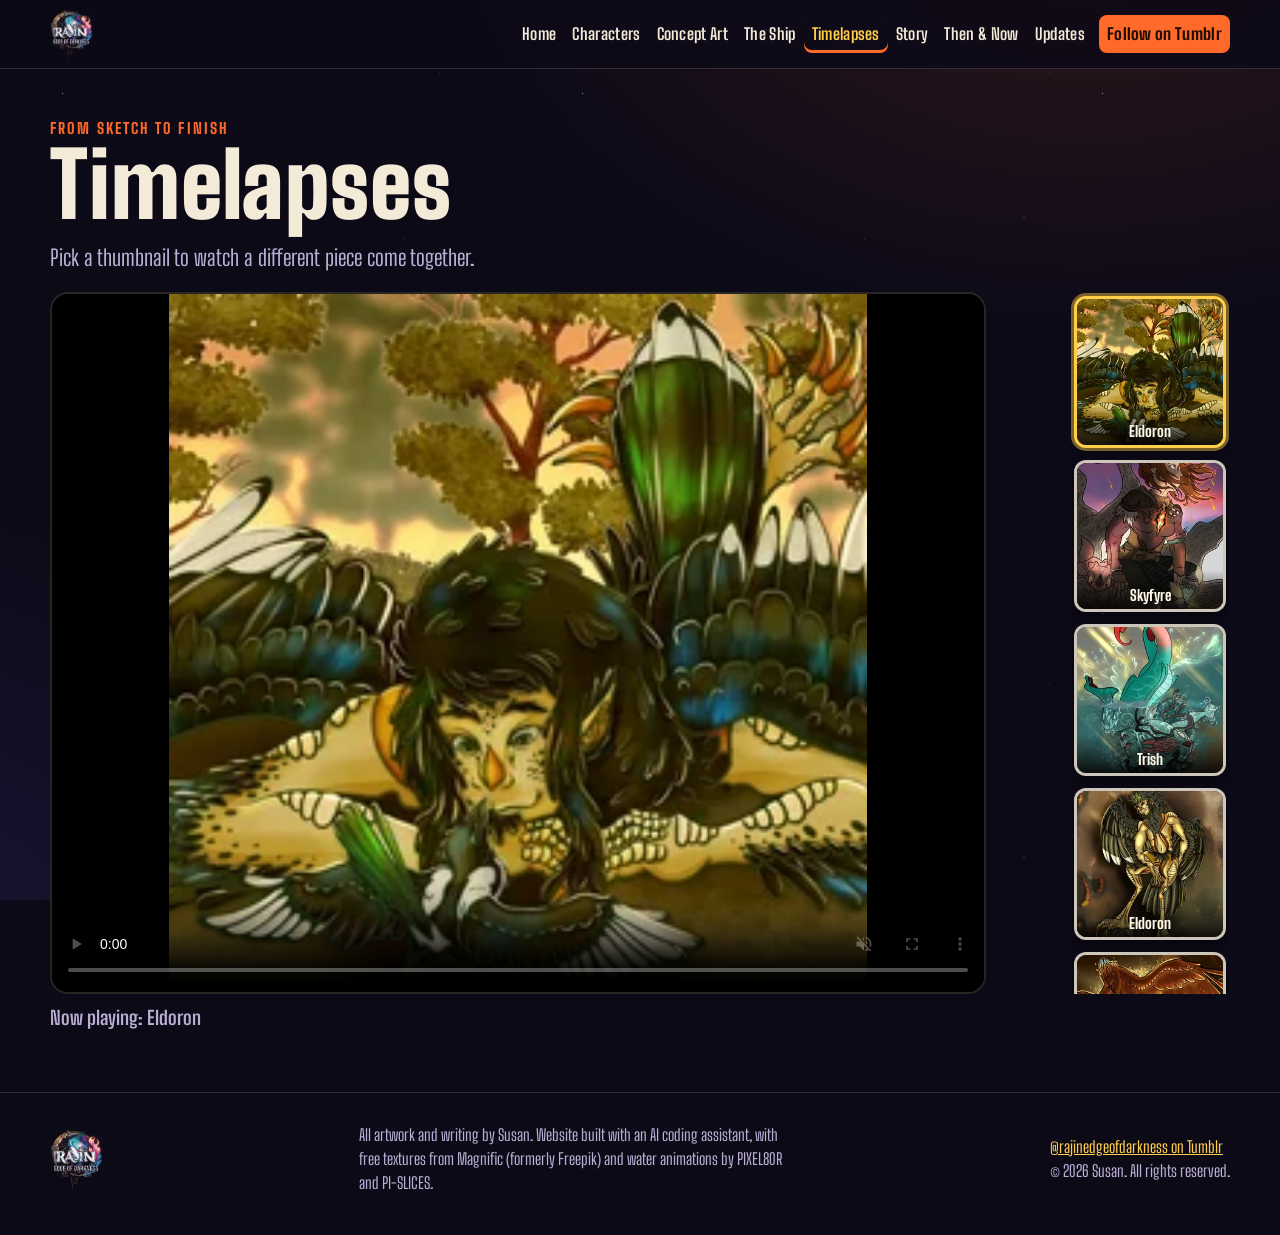
<file: timelapses.html>
<!DOCTYPE html>
<html lang="en">
<head>
<meta charset="utf-8">
<meta name="viewport" content="width=device-width, initial-scale=1, viewport-fit=cover">
<title>Timelapses | Rajin: Edge of Darkness</title>
<meta name="description" content="Watch Rajin: Edge of Darkness artwork come together in drawing timelapses, from the first sketch to the finished piece.">
<meta name="theme-color" content="#0d0a18">
<meta property="og:type" content="website">
<meta property="og:site_name" content="Rajin: Edge of Darkness">
<meta property="og:title" content="Timelapses | Rajin: Edge of Darkness">
<meta property="og:description" content="Watch Rajin: Edge of Darkness artwork come together in drawing timelapses, from the first sketch to the finished piece.">
<meta property="og:image" content="assets/og-image.jpg">
<meta name="twitter:card" content="summary_large_image">
<link rel="icon" type="image/png" href="assets/favicon.png">
<link rel="apple-touch-icon" href="assets/apple-touch-icon.png">
<link rel="preconnect" href="https://fonts.googleapis.com">
<link rel="preconnect" href="https://fonts.gstatic.com" crossorigin>
<link rel="stylesheet" href="https://fonts.googleapis.com/css2?family=Big+Shoulders+Display:wght@600;800;900&family=Big+Shoulders+Text:wght@400;600;700;800&family=Patrick+Hand&display=swap">
<link rel="stylesheet" href="style.css">
</head>
<body data-page="timelapses">
<a class="skip" href="#main">Skip to the content</a>
<header class="site-head">
  <div class="wrap head-in">
    <a class="brand" href="index.html" aria-label="Rajin: Edge of Darkness, home">
      <img src="assets/logo-small.webp" alt="" width="414" height="500">
      <span>Rajin</span>
    </a>
    <button class="menu-btn" type="button" aria-expanded="false" aria-controls="site-nav">Menu</button>
    <nav class="nav" id="site-nav" aria-label="Main">
      <a href="index.html">Home</a>
      <a href="characters.html">Characters</a>
      <a href="art.html">Concept Art</a>
      <a href="ship.html">The Ship</a>
      <a href="timelapses.html" aria-current="page">Timelapses</a>
      <a href="story.html">Story</a>
      <a href="then-and-now.html">Then &amp; Now</a>
      <a href="updates.html">Updates</a>
      <a class="tumblr-btn" data-tumblr href="https://rajinedgeofdarkness.tumblr.com" target="_blank" rel="noopener">Follow on Tumblr</a>
    </nav>
  </div>
</header>
<main id="main">
  <div class="wrap page-head">
    <span class="kicker">From sketch to finish</span>
    <h1>Timelapses</h1>
    <p class="lede">Pick a thumbnail to watch a different piece come together.</p>
  </div>
  <div class="wrap tl">
    <div>
      <div class="tl-player"><video id="tl-video" controls playsinline muted preload="metadata"></video></div>
      <p class="tl-now" id="tl-now"></p>
    </div>
    <nav class="tl-rail" id="tl-rail" aria-label="Choose a timelapse"></nav>
  </div>
</main>
<footer class="site-foot">
  <div class="wrap foot-in">
    <img src="assets/logo-small.webp" alt="" width="414" height="500" loading="lazy">
    <p data-credit style="max-width:62ch;margin:0">All artwork and writing by Susan. Website built with an AI coding assistant, with free textures from Magnific (formerly Freepik) and water animations by PIXEL80R and PI-SLICES.</p>
    <p style="margin:0"><a data-tumblr href="https://rajinedgeofdarkness.tumblr.com" target="_blank" rel="noopener">@rajinedgeofdarkness on Tumblr</a><br>&copy; 2026 Susan. All rights reserved.</p>
  </div>
</footer>
<script src="content.js"></script>
<script src="site.js"></script>
</body>
</html>
</file>
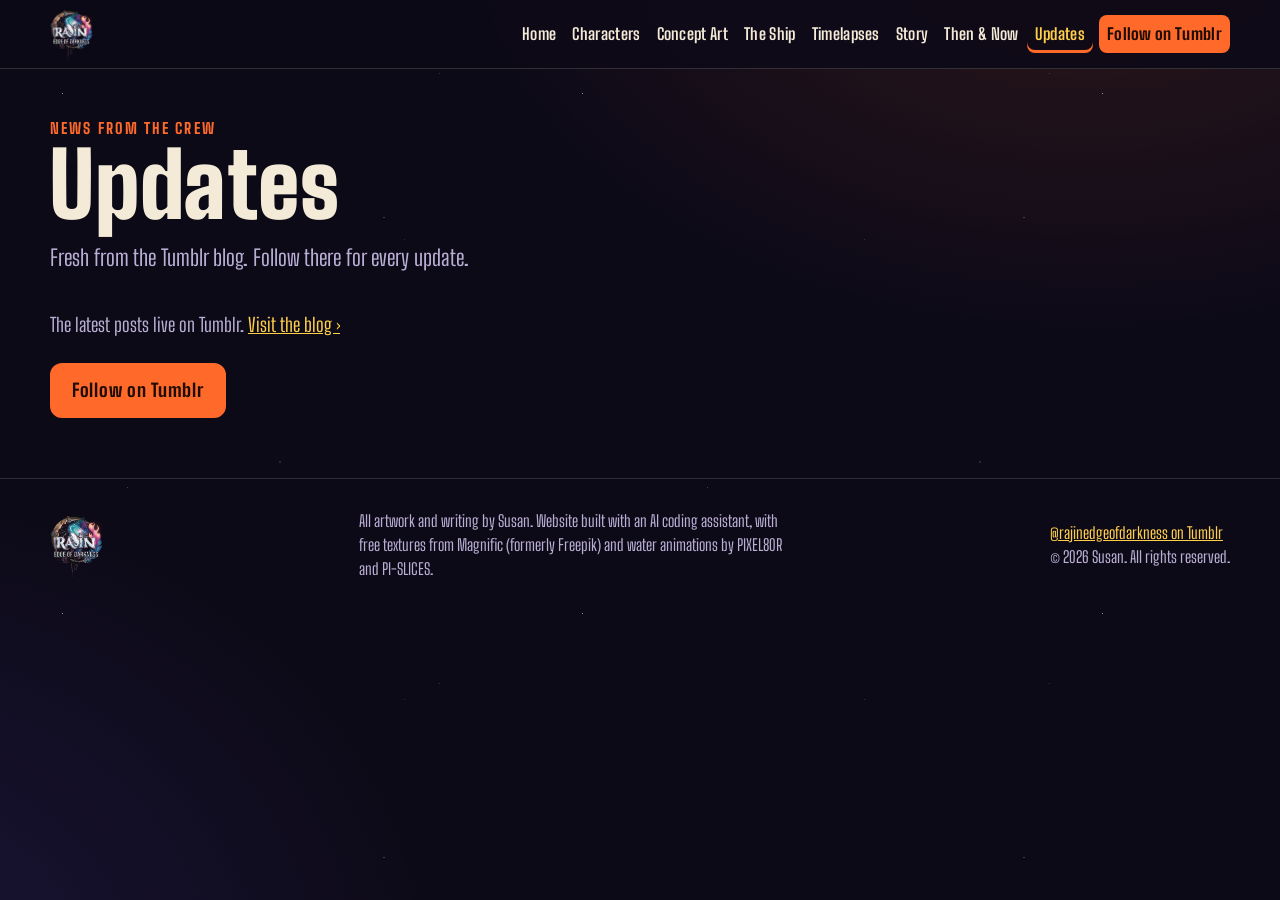
<file: updates.html>
<!DOCTYPE html>
<html lang="en">
<head>
<meta charset="utf-8">
<meta name="viewport" content="width=device-width, initial-scale=1, viewport-fit=cover">
<title>Updates | Rajin: Edge of Darkness</title>
<meta name="description" content="The latest news on Rajin: Edge of Darkness, straight from the Tumblr blog.">
<meta name="theme-color" content="#0d0a18">
<meta property="og:type" content="website">
<meta property="og:site_name" content="Rajin: Edge of Darkness">
<meta property="og:title" content="Updates | Rajin: Edge of Darkness">
<meta property="og:description" content="The latest news on Rajin: Edge of Darkness, straight from the Tumblr blog.">
<meta property="og:image" content="assets/og-image.jpg">
<meta name="twitter:card" content="summary_large_image">
<link rel="icon" type="image/png" href="assets/favicon.png">
<link rel="apple-touch-icon" href="assets/apple-touch-icon.png">
<link rel="preconnect" href="https://fonts.googleapis.com">
<link rel="preconnect" href="https://fonts.gstatic.com" crossorigin>
<link rel="stylesheet" href="https://fonts.googleapis.com/css2?family=Big+Shoulders+Display:wght@600;800;900&family=Big+Shoulders+Text:wght@400;600;700;800&family=Patrick+Hand&display=swap">
<link rel="stylesheet" href="style.css">
</head>
<body data-page="updates">
<a class="skip" href="#main">Skip to the content</a>
<header class="site-head">
  <div class="wrap head-in">
    <a class="brand" href="index.html" aria-label="Rajin: Edge of Darkness, home">
      <img src="assets/logo-small.webp" alt="" width="414" height="500">
      <span>Rajin</span>
    </a>
    <button class="menu-btn" type="button" aria-expanded="false" aria-controls="site-nav">Menu</button>
    <nav class="nav" id="site-nav" aria-label="Main">
      <a href="index.html">Home</a>
      <a href="characters.html">Characters</a>
      <a href="art.html">Concept Art</a>
      <a href="ship.html">The Ship</a>
      <a href="timelapses.html">Timelapses</a>
      <a href="story.html">Story</a>
      <a href="then-and-now.html">Then &amp; Now</a>
      <a href="updates.html" aria-current="page">Updates</a>
      <a class="tumblr-btn" data-tumblr href="https://rajinedgeofdarkness.tumblr.com" target="_blank" rel="noopener">Follow on Tumblr</a>
    </nav>
  </div>
</header>
<main id="main">
  <div class="wrap page-head">
    <span class="kicker">News from the crew</span>
    <h1>Updates</h1>
    <p class="lede">Fresh from the Tumblr blog. Follow there for every update.</p>
  </div>
  <div class="wrap"><div id="feed"></div><p style="margin-top:24px"><a class="btn" data-tumblr href="https://rajinedgeofdarkness.tumblr.com" target="_blank" rel="noopener">Follow on Tumblr</a></p></div>
</main>
<footer class="site-foot">
  <div class="wrap foot-in">
    <img src="assets/logo-small.webp" alt="" width="414" height="500" loading="lazy">
    <p data-credit style="max-width:62ch;margin:0">All artwork and writing by Susan. Website built with an AI coding assistant, with free textures from Magnific (formerly Freepik) and water animations by PIXEL80R and PI-SLICES.</p>
    <p style="margin:0"><a data-tumblr href="https://rajinedgeofdarkness.tumblr.com" target="_blank" rel="noopener">@rajinedgeofdarkness on Tumblr</a><br>&copy; 2026 Susan. All rights reserved.</p>
  </div>
</footer>
<script src="content.js"></script>
<script src="site.js"></script>
</body>
</html>
</file>
<file: style.css>
/* =========================================================
   RAJIN: EDGE OF DARKNESS, SITE STYLES
   Colors and fonts live at the top so they are easy to change.
   ========================================================= */
:root{
  --bg:#0d0a18; --bg2:#151029; --surface:#1d1638; --ink:#f3ead7; --muted:#b9aed3; --line:rgba(243,234,215,.16);
  --accent:#ff6a2b; --accent-2:#ffcf4a; --on-accent:#1f0c03;
  --caption:#f8e7a8; --caption-ink:#1b1536; --cap-shadow:#05030b;
  --f-display:"Big Shoulders Display","Arial Narrow","Roboto Condensed",Impact,sans-serif;
  --f-ui:"Big Shoulders Text","Arial Narrow","Roboto Condensed",system-ui,sans-serif;
  --f-letter:"Patrick Hand","Comic Neue","Chalkboard SE","Marker Felt",cursive;
  --wrap:1180px; --head-h:68px;
  color-scheme:dark;
}
*,*::before,*::after{box-sizing:border-box}
html{scroll-padding-top:calc(var(--head-h) + 16px);-webkit-text-size-adjust:100%}
body{margin:0;min-height:100vh;background:var(--bg);color:var(--ink);font-family:var(--f-ui);font-size:19px;line-height:1.5;
  padding-bottom:env(safe-area-inset-bottom,0px);overflow-x:hidden}
/* a quiet starfield behind every page */
body::before{content:"";position:fixed;inset:0;z-index:-1;pointer-events:none;
  background:
    radial-gradient(1px 1px at 12% 18%,rgba(255,255,255,.7),transparent 60%),
    radial-gradient(1px 1px at 72% 12%,rgba(255,255,255,.55),transparent 60%),
    radial-gradient(1.5px 1.5px at 40% 66%,rgba(255,240,210,.6),transparent 60%),
    radial-gradient(1px 1px at 88% 52%,rgba(255,255,255,.5),transparent 60%),
    radial-gradient(1px 1px at 22% 84%,rgba(255,255,255,.45),transparent 60%),
    radial-gradient(1.5px 1.5px at 60% 34%,rgba(200,220,255,.55),transparent 60%),
    radial-gradient(900px 600px at 85% -10%,rgba(255,106,43,.14),transparent 70%),
    radial-gradient(800px 700px at -10% 110%,rgba(90,70,200,.18),transparent 70%),
    var(--bg);
  background-size:520px 520px,610px 610px,700px 700px,460px 460px,580px 580px,640px 640px,auto,auto,auto}
img{max-width:100%;height:auto;display:block}
a{color:var(--accent-2)}
a:hover{color:#fff}
:focus-visible{outline:3px solid var(--accent-2);outline-offset:3px}
.wrap{width:min(100% - 32px,var(--wrap));margin-inline:auto}
.visually-hidden{position:absolute!important;width:1px;height:1px;overflow:hidden;clip:rect(0 0 0 0);white-space:nowrap}
.skip{position:absolute;left:12px;top:-60px;z-index:100;background:var(--accent);color:var(--on-accent);padding:8px 14px;font-weight:800;border-radius:8px}
.skip:focus{top:12px}

/* ---------- header ---------- */
.site-head{position:sticky;top:0;z-index:50;background:rgba(13,10,24,.86);backdrop-filter:blur(10px);-webkit-backdrop-filter:blur(10px);
  border-bottom:1px solid var(--line);padding-top:env(safe-area-inset-top,0px)}
.head-in{display:flex;align-items:center;gap:16px;min-height:var(--head-h)}
.brand{display:flex;align-items:center;gap:10px;text-decoration:none;color:var(--ink);flex:0 0 auto}
.brand img{height:52px;width:auto}
.brand span{font-family:var(--f-display);font-weight:900;font-size:22px;letter-spacing:.04em;line-height:1;text-transform:uppercase}
.nav{margin-left:auto;display:flex;align-items:center;gap:0;flex-wrap:nowrap;justify-content:flex-end}
@media (max-width:1320px){ .brand span{display:none} }
.nav a{font-family:var(--f-ui);font-weight:700;font-size:16px;letter-spacing:.02em;color:var(--ink);text-decoration:none;padding:7px 8px;border-radius:8px;white-space:nowrap}
.nav a:hover{background:rgba(255,255,255,.07);color:#fff}
.nav a[aria-current="page"]{color:var(--accent-2);box-shadow:inset 0 -3px 0 var(--accent)}
.nav .tumblr-btn{margin-left:6px;background:var(--accent);color:var(--on-accent);font-weight:800}
.nav .tumblr-btn:hover{background:#ff8752;color:var(--on-accent)}
.menu-btn{display:none;margin-left:auto;background:none;border:2px solid var(--line);color:var(--ink);border-radius:10px;padding:8px 12px;font:800 16px var(--f-ui);letter-spacing:.06em}
@media (max-width:1100px){
  .menu-btn{display:block}
  .nav{display:none;position:absolute;left:0;right:0;top:100%;flex-direction:column;align-items:stretch;gap:0;flex-wrap:nowrap;
    background:rgba(13,10,24,.97);border-bottom:1px solid var(--line);padding:8px 16px 16px}
  .nav.open{display:flex}
  .nav a{font-size:20px;padding:12px 8px}
  .nav .tumblr-btn{margin:8px 0 0;text-align:center}
}

/* ---------- shared pieces ---------- */
main{display:block}
.page-head{padding:44px 0 18px}
.kicker{font-family:var(--f-ui);font-weight:800;font-size:15px;letter-spacing:.14em;text-transform:uppercase;color:var(--accent)}
h1,h2,h3{font-family:var(--f-display);font-weight:900;line-height:.95;letter-spacing:.01em;margin:0}
h1{font-size:clamp(46px,7vw,92px)}
h2{font-size:clamp(34px,4.6vw,58px)}
h3{font-size:clamp(24px,2.6vw,32px)}
.lede{max-width:62ch;font-size:clamp(19px,1.8vw,22px);color:var(--muted);margin:14px 0 0}
.section{padding:40px 0}
.section-head{display:flex;align-items:end;justify-content:space-between;gap:16px;flex-wrap:wrap;margin-bottom:18px}
.caption{background:var(--caption);color:var(--caption-ink);border:2.5px solid #1b1536;box-shadow:4px 4px 0 var(--cap-shadow);
  padding:.4em .8em .5em;font-family:var(--f-letter);font-size:clamp(18px,1.6vw,21px);line-height:1.3}
.btn{display:inline-flex;align-items:center;gap:8px;font-family:var(--f-ui);font-weight:800;font-size:18px;letter-spacing:.04em;text-decoration:none;
  padding:12px 20px;border-radius:12px;border:2px solid var(--accent);background:var(--accent);color:var(--on-accent);cursor:pointer}
.btn:hover{background:#ff8752;color:var(--on-accent)}
.btn.ghost{background:transparent;color:var(--ink);border-color:var(--line)}
.btn.ghost:hover{border-color:var(--accent-2);color:#fff}
.zoomable{cursor:zoom-in}

/* ---------- home ---------- */
.hero{position:relative;padding:28px 0 40px;text-align:center;overflow:hidden}
.hero::before{content:"";position:absolute;left:50%;top:-140px;width:1100px;height:900px;transform:translateX(-50%);z-index:-1;
  background:radial-gradient(closest-side,rgba(255,106,43,.22),rgba(150,80,220,.10) 55%,transparent 75%)}
.hero-logo{width:min(78vw,430px);margin:0 auto;filter:drop-shadow(0 18px 40px rgba(0,0,0,.6))}
.hero h1{font-size:0}
.hero .tag{font-family:var(--f-display);font-weight:800;font-size:clamp(22px,2.6vw,32px);letter-spacing:.08em;text-transform:uppercase;color:var(--accent-2);margin:10px 0 0}
.book{display:grid;grid-template-columns:minmax(0,.9fr) minmax(0,1.1fr);gap:clamp(24px,5vw,64px);align-items:center;text-align:left;margin-top:36px}
.book-cover{position:relative;justify-self:center;width:min(100%,420px);transform:rotate(-2.5deg);transition:transform .3s ease}
.book-cover:hover{transform:rotate(0deg) scale(1.02)}
.book-cover img{border-radius:6px 12px 12px 6px;box-shadow:0 0 0 2px rgba(255,255,255,.08),0 30px 60px rgba(0,0,0,.6),0 0 80px rgba(255,90,30,.35)}
.book-cover::after{content:"";position:absolute;left:0;top:0;bottom:0;width:14px;border-radius:6px 0 0 6px;
  background:linear-gradient(90deg,rgba(0,0,0,.45),rgba(255,255,255,.08) 60%,transparent)}
.book-copy .caption{margin:16px 0 22px}
.book-copy .btns{display:flex;flex-wrap:wrap;gap:12px}
@media (max-width:760px){ .book{grid-template-columns:1fr;text-align:center} .book-copy .btns{justify-content:center} }
.crew{display:grid;grid-template-columns:repeat(auto-fill,minmax(150px,1fr));gap:14px}
.crew a{position:relative;display:block;aspect-ratio:3/4;border-radius:14px;overflow:hidden;border:2px solid var(--line);background:var(--surface);text-decoration:none}
.crew img{width:100%;height:100%;object-fit:cover;object-position:top;transition:transform .35s ease}
.crew a:hover img{transform:scale(1.05)}
.crew span{position:absolute;left:0;right:0;bottom:0;padding:26px 10px 8px;font-family:var(--f-display);font-weight:900;font-size:24px;color:#fff;
  background:linear-gradient(180deg,transparent,rgba(0,0,0,.85));border-bottom:4px solid var(--c,var(--accent))}
.explore{display:grid;grid-template-columns:repeat(auto-fill,minmax(250px,1fr));gap:16px}
.card{position:relative;display:block;border-radius:16px;overflow:hidden;border:2px solid var(--line);background:var(--surface);text-decoration:none;color:var(--ink);min-height:200px}
.card img{width:100%;height:170px;object-fit:cover;transition:transform .35s ease}
.card:hover img{transform:scale(1.05)}
.card div{padding:12px 14px 16px}
.card h3{font-size:26px}
.card p{margin:4px 0 0;color:var(--muted);font-size:17px}

/* ---------- tumblr ---------- */
.posts{display:grid;grid-template-columns:repeat(auto-fill,minmax(270px,1fr));gap:16px}
.post{display:flex;flex-direction:column;border-radius:14px;overflow:hidden;background:var(--surface);border:2px solid var(--line);text-decoration:none;color:var(--ink)}
.post:hover{border-color:var(--accent-2)}
.post img{width:100%;aspect-ratio:4/3;object-fit:cover}
.post .p-body{padding:12px 14px 16px;display:flex;flex-direction:column;gap:6px}
.post time{font-size:14px;letter-spacing:.08em;text-transform:uppercase;color:var(--accent)}
.post strong{font-family:var(--f-display);font-weight:800;font-size:24px;line-height:1.05}
.post p{margin:0;color:var(--muted);font-size:17px}
.post .more{margin-top:auto;font-weight:800;color:var(--accent-2)}
.feed-note{color:var(--muted)}

/* ---------- characters ---------- */
.char{display:grid;grid-template-columns:minmax(0,.9fr) minmax(0,1.1fr);gap:clamp(20px,4vw,48px);padding:46px 0;border-top:1px solid var(--line);align-items:start}
.char-art{position:sticky;top:calc(var(--head-h) + 16px);display:block;padding:0;border:0;background:radial-gradient(closest-side,color-mix(in srgb,var(--c,#888) 30%,transparent),transparent);border-radius:20px}
.char-art img{max-height:78vh;width:auto;margin:0 auto;filter:drop-shadow(0 20px 30px rgba(0,0,0,.55))}
.char-info{display:flex;flex-direction:column;gap:14px;align-items:flex-start}
.char-head{display:flex;flex-wrap:wrap;gap:14px 20px;align-items:flex-start;width:100%}
.char-head-txt{flex:1 1 240px;display:flex;flex-direction:column;gap:12px;align-items:flex-start;min-width:0}
.char h2{font-size:clamp(48px,6vw,84px);color:#fff;text-shadow:0 0 30px color-mix(in srgb,var(--c,#fff) 55%,transparent)}
.char .title{font-size:clamp(17px,1.5vw,20px)}
.facts-cap{display:block;font-family:var(--f-ui);font-weight:800;font-size:13px;letter-spacing:.1em;text-transform:uppercase;opacity:.8;margin-bottom:6px}
.facts ul{margin:0;padding:0;list-style:none;display:flex;flex-direction:column;gap:9px}
.facts li{position:relative;padding-left:20px}
.facts li::before{content:"";position:absolute;left:1px;top:.5em;width:8px;height:8px;transform:rotate(45deg);background:var(--accent)}
.notes{white-space:pre-wrap}
.lineup-fig{flex:0 1 clamp(210px,44%,330px);margin:0}
.lineup{position:relative;width:100%;aspect-ratio:1600/655;background:url("assets/lineup-chart.webp") center/100% 100% no-repeat;border-radius:8px;overflow:hidden;box-shadow:0 6px 18px rgba(0,0,0,.4)}
.lineup i{position:absolute;inset:0;background:var(--c);-webkit-mask:var(--m) center/100% 100% no-repeat;mask:var(--m) center/100% 100% no-repeat;filter:drop-shadow(0 0 6px var(--c))}
.lineup-fig figcaption{font-size:13px;letter-spacing:.1em;text-transform:uppercase;color:var(--muted);margin-top:4px}
.refs-cap{font-size:13px;letter-spacing:.1em;text-transform:uppercase;color:var(--muted);font-weight:800}
.ref-board{display:flex;flex-wrap:wrap;gap:24px 22px;padding:16px 4px 8px}
.ref-pin{position:relative;width:clamp(118px,13vw,160px);padding:0;border:0;background:none;cursor:zoom-in;transform:rotate(var(--rot,-2deg));transition:transform .25s ease}
.ref-pin:hover{transform:rotate(0deg) scale(1.05)}
.rp-card,.rp-back{display:block;padding:7px 7px 26px;background:#f6f1e6;box-shadow:0 8px 16px rgba(0,0,0,.45)}
.rp-card{position:relative}
.rp-back{position:absolute;inset:0;background:#fbf8f1;transform:rotate(7deg) translate(12px,6px)}
.rp-card img,.rp-back img{width:100%;aspect-ratio:4/3;object-fit:cover;background:#d9d6cf}
.rp-label{position:absolute;left:4px;right:4px;bottom:4px;font-family:var(--f-letter);font-size:16px;line-height:1.1;color:#3a2f22;text-align:center;white-space:nowrap;overflow:hidden;text-overflow:ellipsis}
.rp-tack{position:absolute;top:-8px;left:50%;z-index:2;width:18px;height:18px;margin-left:-9px;border-radius:50%;
  background:radial-gradient(circle at 35% 32%,#ff9d8a 0,#d62f2f 45%,#7e1212 100%);box-shadow:0 4px 5px rgba(0,0,0,.45)}
.glitch{position:relative;font-family:var(--f-display);animation:jitter 2.6s steps(2) infinite;color:#cfe8ff;text-shadow:2px 0 #ff2a6d,-2px 0 #05d9e8}
@keyframes jitter{0%,92%,100%{transform:none}93%{transform:translate(2px,-1px) skewX(6deg)}96%{transform:translate(-3px,1px)}}
.corrupt{font-family:"Courier New",monospace;font-size:16px;background:#0b0f14;color:#9fe8c6;border-color:#2a3b33;box-shadow:4px 4px 0 #000}
@media (max-width:820px){ .char{grid-template-columns:1fr} .char-art{position:static} .char-art img{max-height:62vh} }

/* ---------- concept art masonry ---------- */
.art-grid{display:grid;grid-template-columns:repeat(4,minmax(0,1fr));grid-auto-rows:4px;grid-auto-flow:row dense;column-gap:16px;align-items:start}
.art-tile{display:block;width:100%;padding:0;border:2px solid var(--line);border-radius:10px;overflow:hidden;background:var(--surface);cursor:zoom-in;transition:border-color .2s}
.art-tile:hover{border-color:var(--accent-2)}
.art-tile.big{grid-column:span 2;box-shadow:0 14px 30px rgba(0,0,0,.4)}
.art-tile img{width:100%;height:auto;transition:transform .4s ease}
.art-tile:hover img{transform:scale(1.03)}
@media (max-width:1000px){ .art-grid{grid-template-columns:repeat(3,minmax(0,1fr))} }
@media (max-width:640px){ .art-grid{grid-template-columns:repeat(2,minmax(0,1fr));column-gap:10px} }

/* ---------- plain image grids (storyboards, ship pictures) ---------- */
.grid{display:grid;grid-template-columns:repeat(auto-fill,minmax(var(--min,220px),1fr));gap:14px}
.tile{display:block;padding:0;border:2px solid var(--line);border-radius:12px;overflow:hidden;background:var(--surface);cursor:zoom-in;text-align:left;color:var(--ink)}
.tile:hover{border-color:var(--accent-2)}
.tile img{width:100%;aspect-ratio:var(--ar,4/3);object-fit:cover}
.tile span{display:block;padding:8px 12px;font-weight:700;font-size:17px}

/* ---------- ship ---------- */
.ship-stage{position:relative;height:min(72vh,640px);border-radius:20px;overflow:hidden;border:2px solid var(--line);
  background:radial-gradient(closest-side,rgba(120,170,255,.18),transparent 70%),url("assets/space.jpg") center/cover}
.ship-stage model-viewer{width:100%;height:100%;--poster-color:transparent;background:transparent}
.ship-hint{position:absolute;left:14px;bottom:12px;font-size:15px;color:#e8f1ff;background:rgba(0,0,0,.45);padding:6px 10px;border-radius:8px;pointer-events:none}
.bp-key{columns:2 220px;column-gap:24px;margin:10px 0 0;padding:0;list-style:none;font-size:17px;color:var(--muted)}
.bp-key b{color:var(--accent-2);margin-right:6px}

/* ---------- timelapses ---------- */
.tl{display:grid;grid-template-columns:minmax(0,1fr) clamp(110px,13vw,160px);gap:18px;align-items:start}
.tl-player{position:relative;border-radius:18px;overflow:hidden;background:#000;border:2px solid var(--line);aspect-ratio:4/3;max-height:78vh}
.tl-player video{width:100%;height:100%;object-fit:contain;background:#000}
.tl-now{margin:10px 0 0;font-weight:700;color:var(--muted)}
.tl-rail{display:flex;flex-direction:column;gap:12px;max-height:78vh;overflow-y:auto;padding:4px;scrollbar-width:none}
.tl-rail::-webkit-scrollbar{display:none}
.tl-pick{position:relative;flex:0 0 auto;padding:0;border:3px solid rgba(250,244,230,.8);border-radius:12px;overflow:hidden;background:#1a1410;cursor:pointer;box-shadow:0 6px 14px rgba(0,0,0,.5)}
.tl-pick img{width:100%;aspect-ratio:1/1;object-fit:cover}
.tl-pick span{position:absolute;left:0;right:0;bottom:0;padding:16px 6px 5px;font-family:var(--f-display);font-weight:800;font-size:15px;color:#fff7e8;text-align:center;background:linear-gradient(180deg,transparent,rgba(0,0,0,.85))}
.tl-pick.on{border-color:var(--accent-2);box-shadow:0 0 0 3px rgba(255,207,74,.45),0 6px 14px rgba(0,0,0,.5)}
@media (max-width:760px){
  .tl{grid-template-columns:1fr}
  .tl-rail{flex-direction:row;overflow-x:auto;max-height:none}
  .tl-pick{width:110px}
}

/* ---------- story ---------- */
.timeline{list-style:none;margin:0;padding:0 0 0 26px;border-left:3px solid var(--line);display:flex;flex-direction:column;gap:14px}
.timeline li{position:relative}
.timeline li::before{content:"";position:absolute;left:-35px;top:.45em;width:14px;height:14px;border-radius:50%;background:var(--bg);border:3px solid var(--muted)}
.timeline li.now::before{background:var(--accent);border-color:var(--accent);box-shadow:0 0 0 6px rgba(255,106,43,.25)}
.timeline li.next{color:var(--muted)}
.timeline li.next::before{border-style:dashed}
.timeline b{display:block;font-family:var(--f-display);font-weight:800;font-size:24px;color:var(--accent-2)}
.timeline li.next b{color:var(--muted)}
.zine{display:flex;flex-direction:column;align-items:center;gap:12px}
.zine-page{position:relative;max-width:min(100%,760px);background:#fbf6ea;padding:10px;border-radius:6px;box-shadow:0 20px 50px rgba(0,0,0,.55)}
.zine-page img{max-height:80vh;width:auto;margin:0 auto;cursor:zoom-in}
.zine-ctrl{display:flex;align-items:center;gap:14px;font-weight:800}
.script-box{display:grid;grid-template-columns:minmax(0,1fr) minmax(0,1fr);gap:20px;align-items:start}
.script-box pre{margin:0;white-space:pre-wrap;font-family:"Courier New",monospace;font-size:15px;line-height:1.5;background:#fbf6ea;color:#221c3a;padding:18px;border-radius:10px;max-height:70vh;overflow:auto}
@media (max-width:820px){ .script-box{grid-template-columns:1fr} }

/* ---------- then and now ---------- */
.evo{display:grid;grid-template-columns:minmax(0,1fr) minmax(0,1fr);gap:24px;align-items:center;padding:28px 0;border-top:1px solid var(--line)}
.evo-stage{position:relative;aspect-ratio:1/1;border-radius:18px;background:radial-gradient(closest-side,rgba(255,255,255,.06),transparent);overflow:hidden}
.evo-stage img{position:absolute;inset:0;width:100%;height:100%;object-fit:contain;opacity:0;transition:opacity .35s ease}
.evo-stage img.on{opacity:1}
.evo-year{font-family:var(--f-display);font-weight:900;font-size:clamp(44px,6vw,80px);color:var(--accent-2);line-height:1}
.evo input[type=range]{width:100%;accent-color:var(--accent);margin:14px 0 6px}
.evo-ticks{display:flex;justify-content:space-between;font-size:14px;color:var(--muted)}
@media (max-width:760px){ .evo{grid-template-columns:1fr} }
.eras{display:grid;grid-template-columns:repeat(auto-fit,minmax(260px,1fr));gap:16px}
.era{background:var(--surface);border:2px solid var(--line);border-radius:14px;padding:16px 18px}
.era h3{color:var(--accent-2);margin-bottom:8px}
.era p{margin:0 0 8px;font-size:18px}

/* ---------- footer ---------- */
.site-foot{margin-top:60px;border-top:1px solid var(--line);padding:30px 0 40px;color:var(--muted);font-size:16px}
.foot-in{display:flex;flex-wrap:wrap;gap:16px 30px;align-items:center;justify-content:space-between}
.foot-in img{height:64px;width:auto}

/* ---------- lightbox ---------- */
.lb{position:fixed;inset:0;z-index:200;display:none;align-items:center;justify-content:center;background:rgba(5,3,12,.94);
  padding:calc(env(safe-area-inset-top,0px) + 56px) 12px calc(env(safe-area-inset-bottom,0px) + 70px)}
.lb.open{display:flex}
.lb img{max-width:100%;max-height:100%;width:auto;height:auto;object-fit:contain;border-radius:6px;box-shadow:0 20px 60px rgba(0,0,0,.6);touch-action:pinch-zoom}
.lb-cap{position:absolute;left:0;right:0;bottom:calc(env(safe-area-inset-bottom,0px) + 18px);text-align:center;font-weight:700;color:var(--ink);padding:0 70px}
.lb button{position:absolute;border:0;background:rgba(255,255,255,.1);color:#fff;width:52px;height:52px;border-radius:50%;font-size:26px;line-height:1;cursor:pointer}
.lb button:hover{background:rgba(255,255,255,.22)}
.lb-close{top:calc(env(safe-area-inset-top,0px) + 10px);right:12px}
.lb-prev{left:12px;top:50%;transform:translateY(-50%)}
.lb-next{right:12px;top:50%;transform:translateY(-50%)}
.lb-count{position:absolute;top:calc(env(safe-area-inset-top,0px) + 22px);left:16px;font-size:15px;color:var(--muted)}

/* ---------- quill cursor: plain everywhere, glowing over anything clickable (mouse and trackpad only) ---------- */
@media (hover:hover) and (pointer:fine){
  html{cursor:url("assets/quill.png") 6 2,auto;
    cursor:-webkit-image-set(url("assets/quill.png") 1x,url("assets/quill-2x.png") 2x) 6 2,auto;
    cursor:image-set(url("assets/quill.png") 1x,url("assets/quill-2x.png") 2x) 6 2,auto}
  a[href],button:not(:disabled),[role="button"],summary,label,select,input[type="range"],.zoomable,.art-tile,.tile,.ref-pin{
    cursor:url("assets/quill-glow.png") 6 2,pointer!important;
    cursor:-webkit-image-set(url("assets/quill-glow.png") 1x,url("assets/quill-glow-2x.png") 2x) 6 2,pointer!important;
    cursor:image-set(url("assets/quill-glow.png") 1x,url("assets/quill-glow-2x.png") 2x) 6 2,pointer!important}
}
/* the drawn quill for iPads with a trackpad, where Safari ignores cursor images */
.quill-cur{position:fixed;left:0;top:0;z-index:2147483647;width:44px;height:44px;pointer-events:none;opacity:0;transition:opacity .15s;will-change:transform}
.quill-cur.show{opacity:1}
.quill-cur .qc-in{position:absolute;inset:0;transform-origin:6px 2px;transition:transform .28s cubic-bezier(.3,1.6,.5,1)}
.quill-cur.hot .qc-in{transform:rotate(-8deg) scale(1.14)}
.quill-cur img{position:absolute;inset:0;width:100%;height:100%;transition:opacity .25s}
.quill-cur .qc-glow{opacity:0}
.quill-cur.hot .qc-glow{opacity:1;animation:qcPulse 1.6s ease-in-out infinite}
.quill-cur.hot .qc-plain{opacity:0}
@keyframes qcPulse{0%,100%{filter:drop-shadow(0 0 2px rgba(255,214,120,.55))}50%{filter:drop-shadow(0 0 8px rgba(255,214,120,.95))}}
html.quill-on,html.quill-on *{cursor:none!important}

@media (prefers-reduced-motion:reduce){
  *{animation:none!important;transition:none!important;scroll-behavior:auto!important}
}
</file>
